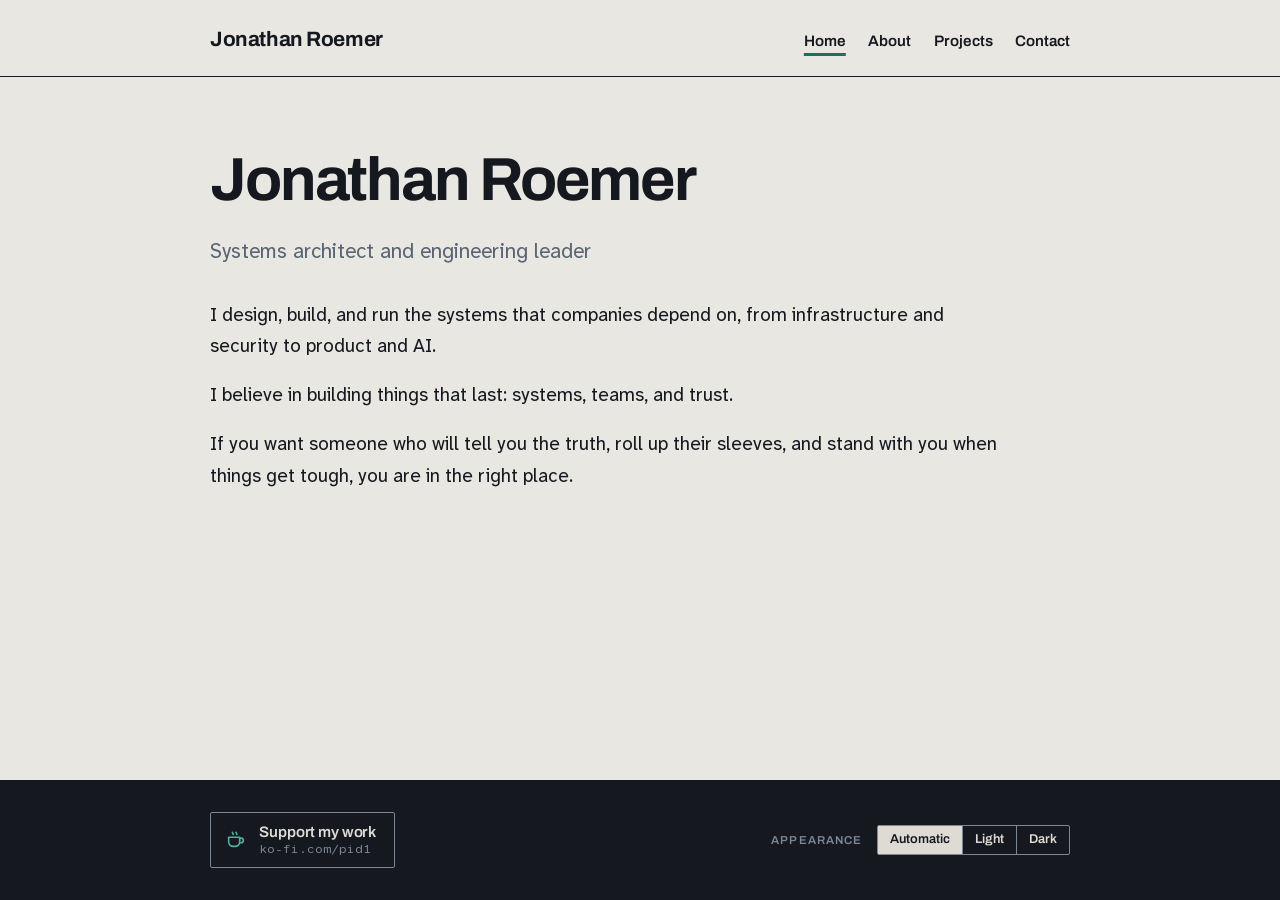
<file: index.html>
<!doctype html>
<html lang="en">
  <head>
    <meta charset="utf-8" />
    <meta name="viewport" content="width=device-width, initial-scale=1" />
    <title>Jonathan Roemer</title>
    <meta
      name="description"
      content="Systems architect and engineering leader. Infrastructure, security, and AI."
    />
    <link rel="canonical" href="https://pid1.space/" />
    <meta property="og:type" content="website" />
    <meta property="og:site_name" content="Jonathan Roemer" />
    <meta property="og:title" content="Jonathan Roemer" />
    <meta property="og:description" content="Systems architect and engineering leader. Infrastructure, security, and AI." />
    <meta property="og:url" content="https://pid1.space/" />
    <meta name="twitter:card" content="summary" />
    <meta name="color-scheme" content="light dark" />
    <link rel="alternate" type="text/markdown" href="/index.md" />
    <script type="application/ld+json">{"@context": "https://schema.org", "@graph": [{"@type": "WebSite", "@id": "https://pid1.space/#site", "name": "Jonathan Roemer", "url": "https://pid1.space/", "inLanguage": "en", "author": {"@id": "https://pid1.space/#me"}, "publisher": {"@id": "https://pid1.space/#me"}}, {"@type": "ProfilePage", "@id": "https://pid1.space/#webpage", "url": "https://pid1.space/", "name": "Jonathan Roemer", "description": "Systems architect and engineering leader. Infrastructure, security, and AI.", "inLanguage": "en", "isPartOf": {"@id": "https://pid1.space/#site"}, "about": {"@id": "https://pid1.space/#me"}, "mainEntity": {"@id": "https://pid1.space/#me"}}, {"@type": "Person", "@id": "https://pid1.space/#me", "name": "Jonathan Roemer", "url": "https://pid1.space/", "description": "Systems architect and engineering leader with 15+ years across infrastructure, security, compliance, product and AI.", "jobTitle": "Senior Principal Systems Architect", "worksFor": [{"@type": "Organization", "name": "Cytracom", "url": "https://cytracom.com/"}, {"@type": "Organization", "@id": "https://cygnusstrategy.com/#org", "name": "Cygnus Strategy", "url": "https://cygnusstrategy.com/"}], "alumniOf": [{"@type": "CollegeOrUniversity", "name": "University of Connecticut"}, {"@type": "CollegeOrUniversity", "name": "Arcadia University"}], "sameAs": ["https://github.com/pid1", "https://linkedin.com/in/jroemer", "https://www.qrz.com/db/KA1PID"]}]}</script>
    <script>try{var t=localStorage.getItem("theme");if(t==="light"||t==="dark")document.documentElement.setAttribute("data-theme",t)}catch(e){}</script>
    <link rel="preload" href="fonts/AtkinsonHyperlegibleNext-Variable.woff2" as="font" type="font/woff2" crossorigin />
    <link rel="preload" href="fonts/Archivo-500-700.woff2" as="font" type="font/woff2" crossorigin />
    <link rel="stylesheet" href="style.css" />
    <script src="theme.js" defer></script>
    <script type="speculationrules">
      { "prerender": [{ "where": { "href_matches": "/*" }, "eagerness": "moderate" }] }
    </script>
  </head>
  <body>
    <a href="#main" class="visually-hidden">Skip to content</a>
    <header class="masthead">
      <div class="wrap masthead-inner">
        <a class="masthead-name" href="/">Jonathan Roemer</a>
        <nav aria-label="Main">
          <a href="/" aria-current="page">Home</a>
          <a href="/about">About</a>
          <a href="/projects">Projects</a>
          <a href="/contact">Contact</a>
        </nav>
      </div>
    </header>
    <div class="wrap content-wrap">
      <main id="main">
        <h1>Jonathan Roemer</h1>
        <p class="standfirst">Systems architect and engineering leader</p>
        <p>
          I design, build, and run the systems that companies depend on, from
          infrastructure and security to product and AI.
        </p>
        <p>
          I believe in building things that last: systems, teams, and trust.
        </p>
        <p>
          If you want someone who will tell you the truth, roll up their
          sleeves, and stand with you when things get tough, you are in the
          right place.
        </p>
      </main>
    </div>
    <footer class="site-footer">
      <div class="wrap footer-inner">
        <a class="support" href="https://ko-fi.com/pid1" rel="me noopener">
          <svg class="support-icon" viewBox="0 0 24 24" width="22" height="22" aria-hidden="true" fill="none" stroke="currentColor" stroke-width="1.75" stroke-linecap="round" stroke-linejoin="round"><path d="M4 9h12v5a5 5 0 0 1-5 5H9a5 5 0 0 1-5-5V9z"/><path d="M16 10h1.5a2.5 2.5 0 0 1 0 5H16"/><path d="M8 3.5c0 1 1 1.5 1 2.5M12 3.5c0 1 1 1.5 1 2.5"/></svg>
          <span class="support-text"><span class="support-label">Support my work</span><span class="support-where">ko-fi.com/pid1</span></span>
        </a>
        <fieldset class="appearance" id="appearance" hidden>
          <legend>Appearance</legend>
          <div class="appearance-options">
            <label><input type="radio" name="appearance" value="auto" checked /><span>Automatic</span></label>
            <label><input type="radio" name="appearance" value="light" /><span>Light</span></label>
            <label><input type="radio" name="appearance" value="dark" /><span>Dark</span></label>
          </div>
        </fieldset>
      </div>
    </footer>
  </body>
</html>
</file>
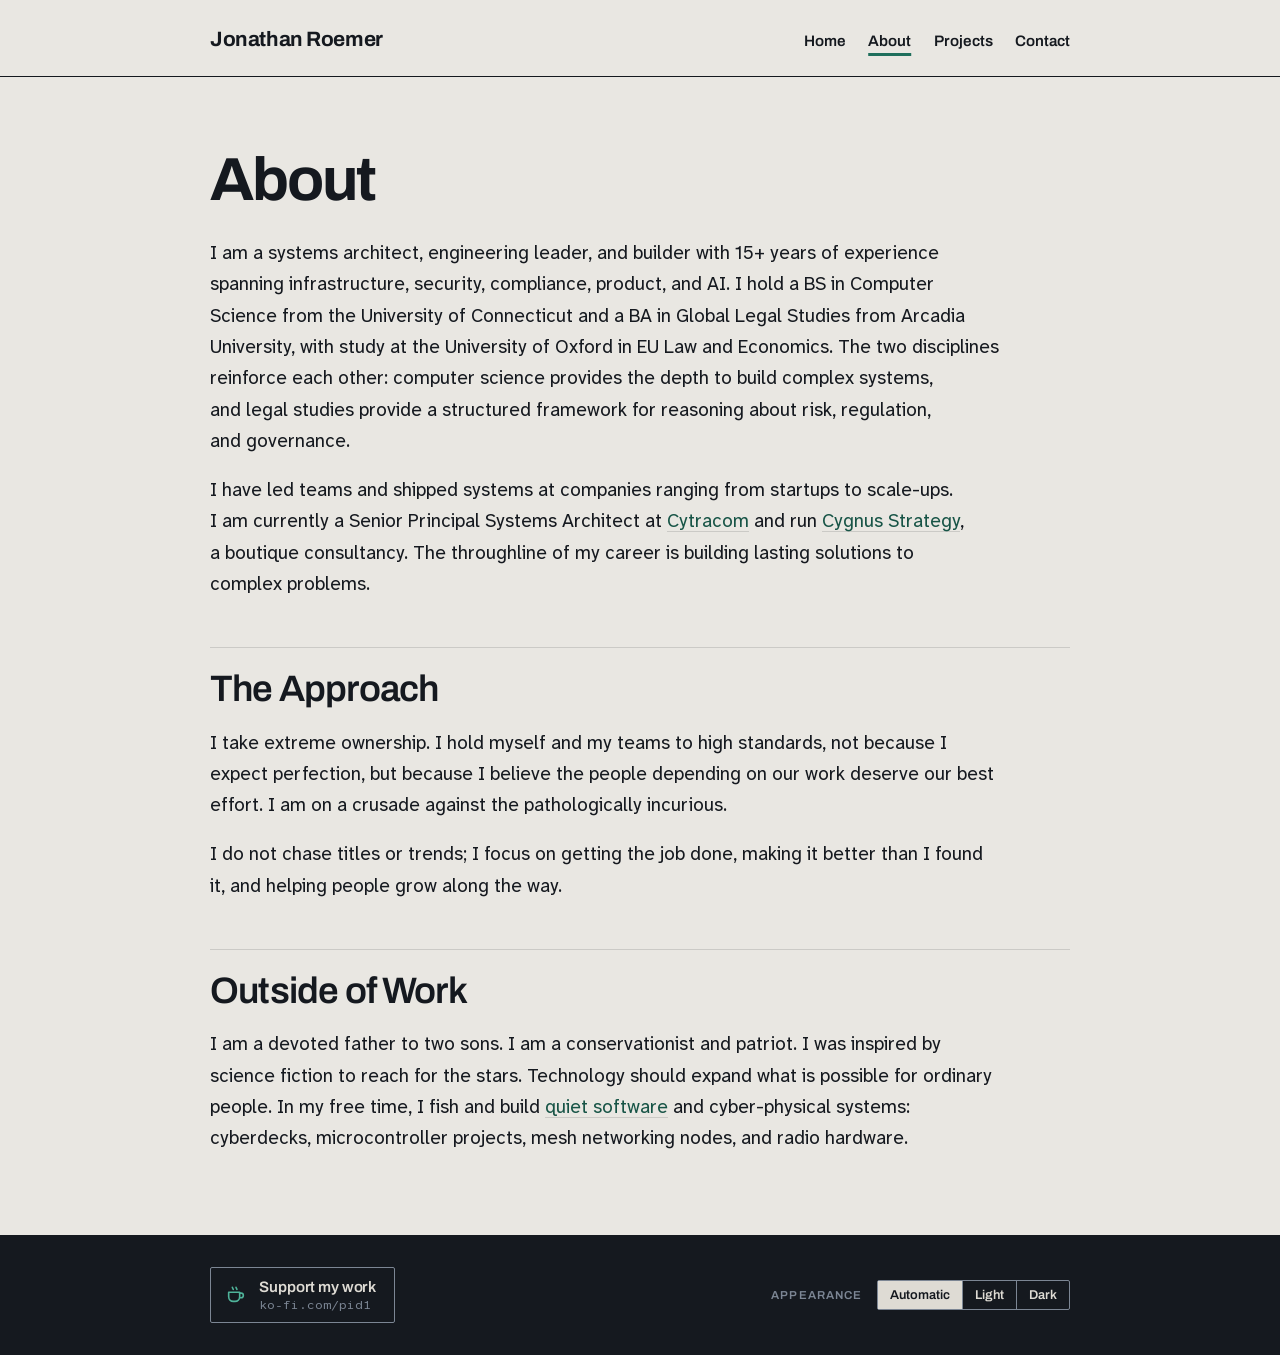
<file: about.html>
<!doctype html>
<html lang="en">
  <head>
    <meta charset="utf-8" />
    <meta name="viewport" content="width=device-width, initial-scale=1" />
    <title>About - Jonathan Roemer</title>
    <meta
      name="description"
      content="The full story: systems architect, engineering leader, and builder with 15+ years spanning infrastructure, security, compliance, product, and AI."
    />
    <link rel="canonical" href="https://pid1.space/about" />
    <meta property="og:type" content="website" />
    <meta property="og:site_name" content="Jonathan Roemer" />
    <meta property="og:title" content="About - Jonathan Roemer" />
    <meta property="og:description" content="The full story: systems architect, engineering leader, and builder with 15+ years spanning infrastructure, security, compliance, product, and AI." />
    <meta property="og:url" content="https://pid1.space/about" />
    <meta name="twitter:card" content="summary" />
    <meta name="color-scheme" content="light dark" />
    <link rel="alternate" type="text/markdown" href="/about.md" />
    <script type="application/ld+json">{"@context": "https://schema.org", "@graph": [{"@type": "WebSite", "@id": "https://pid1.space/#site", "name": "Jonathan Roemer", "url": "https://pid1.space/", "inLanguage": "en", "author": {"@id": "https://pid1.space/#me"}, "publisher": {"@id": "https://pid1.space/#me"}}, {"@type": "AboutPage", "@id": "https://pid1.space/about#webpage", "url": "https://pid1.space/about", "name": "About - Jonathan Roemer", "description": "The full story: systems architect, engineering leader, and builder with 15+ years spanning infrastructure, security, compliance, product, and AI.", "inLanguage": "en", "isPartOf": {"@id": "https://pid1.space/#site"}, "about": {"@id": "https://pid1.space/#me"}, "mainEntity": {"@id": "https://pid1.space/#me"}}, {"@type": "Person", "@id": "https://pid1.space/#me", "name": "Jonathan Roemer", "url": "https://pid1.space/", "description": "Systems architect and engineering leader with 15+ years across infrastructure, security, compliance, product and AI.", "jobTitle": "Senior Principal Systems Architect", "worksFor": [{"@type": "Organization", "name": "Cytracom", "url": "https://cytracom.com/"}, {"@type": "Organization", "@id": "https://cygnusstrategy.com/#org", "name": "Cygnus Strategy", "url": "https://cygnusstrategy.com/"}], "alumniOf": [{"@type": "CollegeOrUniversity", "name": "University of Connecticut"}, {"@type": "CollegeOrUniversity", "name": "Arcadia University"}], "sameAs": ["https://github.com/pid1", "https://linkedin.com/in/jroemer", "https://www.qrz.com/db/KA1PID"]}]}</script>
    <script>try{var t=localStorage.getItem("theme");if(t==="light"||t==="dark")document.documentElement.setAttribute("data-theme",t)}catch(e){}</script>
    <link rel="preload" href="fonts/AtkinsonHyperlegibleNext-Variable.woff2" as="font" type="font/woff2" crossorigin />
    <link rel="preload" href="fonts/Archivo-500-700.woff2" as="font" type="font/woff2" crossorigin />
    <link rel="stylesheet" href="style.css" />
    <script src="theme.js" defer></script>
    <script type="speculationrules">
      { "prerender": [{ "where": { "href_matches": "/*" }, "eagerness": "moderate" }] }
    </script>
  </head>
  <body>
    <a href="#main" class="visually-hidden">Skip to content</a>
    <header class="masthead">
      <div class="wrap masthead-inner">
        <a class="masthead-name" href="/">Jonathan Roemer</a>
        <nav aria-label="Main">
          <a href="/">Home</a>
          <a href="/about" aria-current="page">About</a>
          <a href="/projects">Projects</a>
          <a href="/contact">Contact</a>
        </nav>
      </div>
    </header>
    <div class="wrap content-wrap">
      <main id="main">
        <h1>About</h1>
        <p>
          I am a systems architect, engineering leader, and builder with 15+
          years of experience spanning infrastructure, security, compliance,
          product, and AI. I hold a BS in Computer Science from the University
          of Connecticut and a BA in Global Legal Studies from Arcadia
          University, with study at the University of Oxford in EU Law and
          Economics. The two disciplines reinforce each other: computer
          science provides the depth to build complex systems, and legal
          studies provide a structured framework for reasoning about risk,
          regulation, and governance.
        </p>
        <p>
          I have led teams and shipped systems at companies ranging from
          startups to scale-ups. I am currently a Senior Principal Systems
          Architect at <a href="https://cytracom.com">Cytracom</a> and run
          <a href="https://cygnusstrategy.com">Cygnus Strategy</a>, a boutique
          consultancy. The throughline of my career is building lasting
          solutions to complex problems.
        </p>

        <h2>The Approach</h2>
        <p>
          I take extreme ownership. I hold myself and my teams to high
          standards, not because I expect perfection, but because I believe
          the people depending on our work deserve our best effort. I am on a
          crusade against the pathologically incurious.
        </p>
        <p>
          I do not chase titles or trends; I focus on getting the job done,
          making it better than I found it, and helping people grow along the
          way.
        </p>

        <h2>Outside of Work</h2>
        <p>
          I am a devoted father to two sons. I am a conservationist and
          patriot. I was inspired by science fiction to reach for the stars.
          Technology should expand what is possible for ordinary people. In my
          free time, I fish and build
          <a
            href="https://github.com/pid1/kunnandi/blob/main/articles/quiet_software.md"
            >quiet software</a
          >
          and cyber-physical systems: cyberdecks, microcontroller projects,
          mesh networking nodes, and radio hardware.
        </p>
      </main>
    </div>
    <footer class="site-footer">
      <div class="wrap footer-inner">
        <a class="support" href="https://ko-fi.com/pid1" rel="me noopener">
          <svg class="support-icon" viewBox="0 0 24 24" width="22" height="22" aria-hidden="true" fill="none" stroke="currentColor" stroke-width="1.75" stroke-linecap="round" stroke-linejoin="round"><path d="M4 9h12v5a5 5 0 0 1-5 5H9a5 5 0 0 1-5-5V9z"/><path d="M16 10h1.5a2.5 2.5 0 0 1 0 5H16"/><path d="M8 3.5c0 1 1 1.5 1 2.5M12 3.5c0 1 1 1.5 1 2.5"/></svg>
          <span class="support-text"><span class="support-label">Support my work</span><span class="support-where">ko-fi.com/pid1</span></span>
        </a>
        <fieldset class="appearance" id="appearance" hidden>
          <legend>Appearance</legend>
          <div class="appearance-options">
            <label><input type="radio" name="appearance" value="auto" checked /><span>Automatic</span></label>
            <label><input type="radio" name="appearance" value="light" /><span>Light</span></label>
            <label><input type="radio" name="appearance" value="dark" /><span>Dark</span></label>
          </div>
        </fieldset>
      </div>
    </footer>
  </body>
</html>
</file>
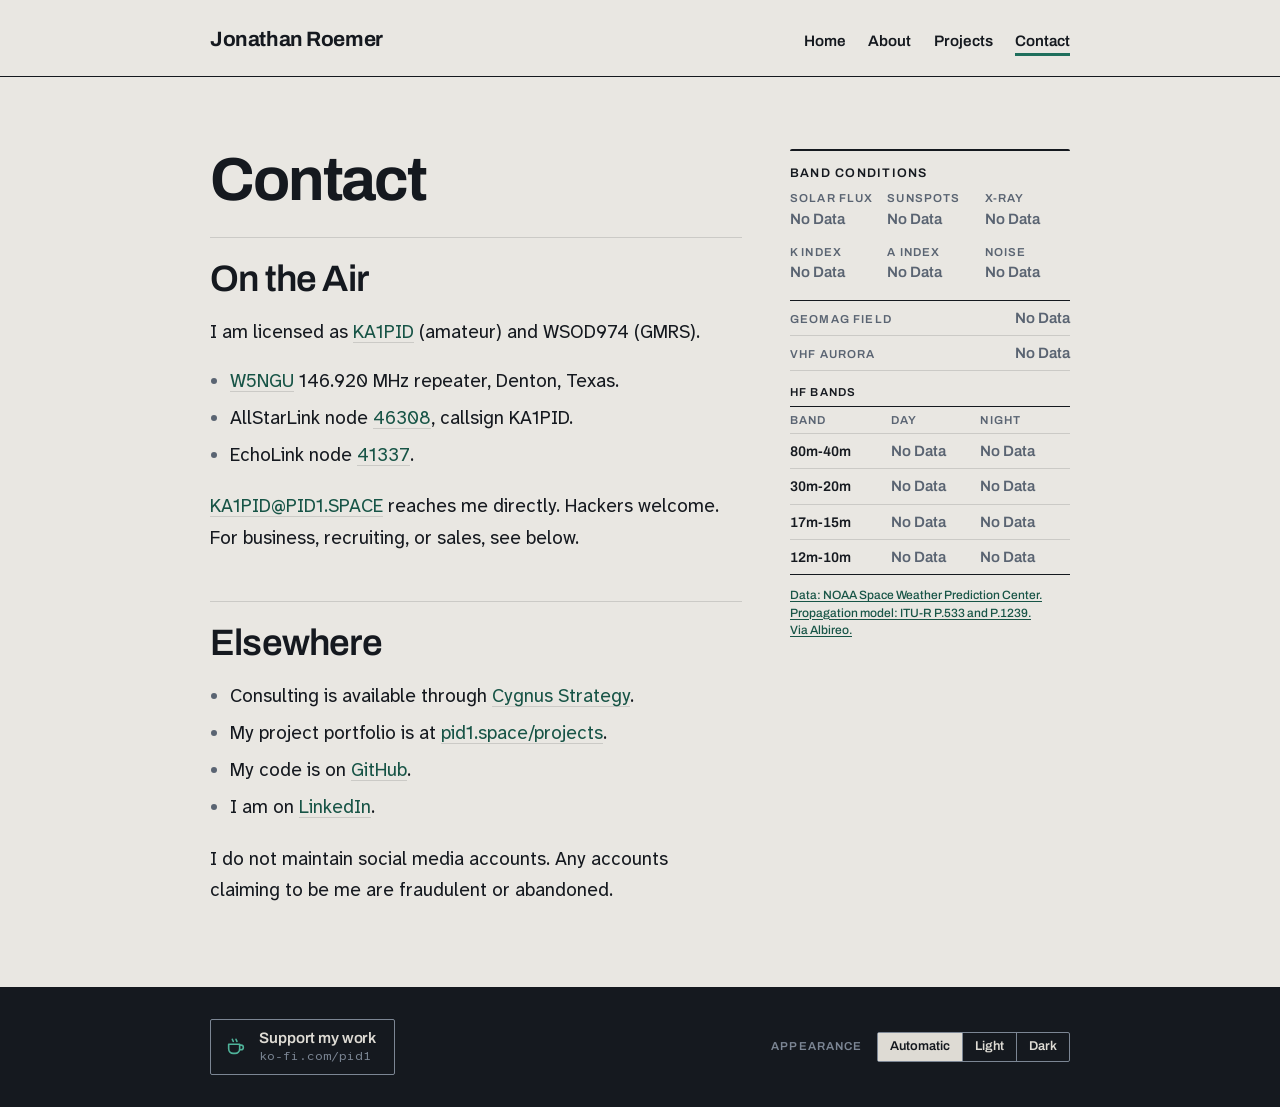
<file: contact.html>
<!doctype html>
<html lang="en">
  <head>
    <meta charset="utf-8" />
    <meta name="viewport" content="width=device-width, initial-scale=1" />
    <title>Contact - Jonathan Roemer</title>
    <meta
      name="description"
      content="How to reach Jonathan Roemer and where to find him online."
    />
    <link rel="canonical" href="https://pid1.space/contact" />
    <meta property="og:type" content="website" />
    <meta property="og:site_name" content="Jonathan Roemer" />
    <meta property="og:title" content="Contact - Jonathan Roemer" />
    <meta property="og:description" content="How to reach Jonathan Roemer and where to find him online." />
    <meta property="og:url" content="https://pid1.space/contact" />
    <meta name="twitter:card" content="summary" />
    <meta name="color-scheme" content="light dark" />
    <link rel="alternate" type="text/markdown" href="/contact.md" />
    <script type="application/ld+json">{"@context": "https://schema.org", "@graph": [{"@type": "WebSite", "@id": "https://pid1.space/#site", "name": "Jonathan Roemer", "url": "https://pid1.space/", "inLanguage": "en", "author": {"@id": "https://pid1.space/#me"}, "publisher": {"@id": "https://pid1.space/#me"}}, {"@type": "ContactPage", "@id": "https://pid1.space/contact#webpage", "url": "https://pid1.space/contact", "name": "Contact - Jonathan Roemer", "description": "How to reach Jonathan Roemer and where to find him online.", "inLanguage": "en", "isPartOf": {"@id": "https://pid1.space/#site"}, "about": {"@id": "https://pid1.space/#me"}, "mainEntity": {"@id": "https://pid1.space/#me"}}, {"@type": "Person", "@id": "https://pid1.space/#me", "name": "Jonathan Roemer", "url": "https://pid1.space/"}]}</script>
    <script>try{var t=localStorage.getItem("theme");if(t==="light"||t==="dark")document.documentElement.setAttribute("data-theme",t)}catch(e){}</script>
    <link rel="preload" href="fonts/AtkinsonHyperlegibleNext-Variable.woff2" as="font" type="font/woff2" crossorigin />
    <link rel="preload" href="fonts/Archivo-500-700.woff2" as="font" type="font/woff2" crossorigin />
    <link rel="stylesheet" href="style.css" />
    <link rel="stylesheet" href="albireo/card.css" />
    <script src="theme.js" defer></script>
    <script src="albireo/card.js" defer></script>
    <script type="speculationrules">
      { "prerender": [{ "where": { "href_matches": "/*" }, "eagerness": "moderate" }] }
    </script>
  </head>
  <body>
    <a href="#main" class="visually-hidden">Skip to content</a>
    <header class="masthead">
      <div class="wrap masthead-inner">
        <a class="masthead-name" href="/">Jonathan Roemer</a>
        <nav aria-label="Main">
          <a href="/">Home</a>
          <a href="/about">About</a>
          <a href="/projects">Projects</a>
          <a href="/contact" aria-current="page">Contact</a>
        </nav>
      </div>
    </header>
    <div class="wrap content-wrap">
      <main id="main">
        <h1>Contact</h1>

        <h2>On the Air</h2>
        <p>
          I am licensed as <a href="https://www.qrz.com/db/KA1PID">KA1PID</a>
          (amateur) and WSOD974 (GMRS).
        </p>
        <ul>
          <li>
            <a href="https://dcara.net/repeaters/">W5NGU</a> 146.920 MHz
            repeater, Denton, Texas.
          </li>
          <li>
            AllStarLink node
            <a href="https://stats.allstarlink.org/stats/46308/">46308</a>,
            callsign KA1PID.
          </li>
          <li>
            EchoLink node
            <a
              href="https://www.repeaterbook.com/repeaters/echolink/node_status.php?type=search&amp;node=41337"
              class="leet-node"
              >41337</a
            >.
          </li>
        </ul>
        <p>
          <a href="mailto:KA1PID@pid1.space">KA1PID@PID1.SPACE</a> reaches me
          directly. Hackers welcome. For business, recruiting, or sales, see
          below.
        </p>

        <h2>Elsewhere</h2>
        <ul>
          <li>
            Consulting is available through
            <a href="https://cygnusstrategy.com">Cygnus Strategy</a>.
          </li>
          <li>
            My project portfolio is at
            <a href="/projects">pid1.space/projects</a>.
          </li>
          <li>My code is on <a href="https://github.com/pid1">GitHub</a>.</li>
          <li>
            I am on <a href="https://linkedin.com/in/jroemer">LinkedIn</a>.
          </li>
        </ul>
        <p>
          I do not maintain social media accounts. Any accounts claiming to be
          me are fraudulent or abandoned.
        </p>
      </main>
      <aside class="band-card-column">
        <div id="band-card" data-band-card data-src="https://albireo.cygnusstrategy.com/v1/now">
          <p class="bc-title">Band conditions</p>
          <p class="bc-fallback">Solar flux, K index and HF band conditions, updated every few minutes.</p>
          <p class="bc-fallback"><a href="https://albireo.cygnusstrategy.com/">See current band conditions on Albireo</a></p>
        </div>
      </aside>
    </div>
    <footer class="site-footer">
      <div class="wrap footer-inner">
        <a class="support" href="https://ko-fi.com/pid1" rel="me noopener">
          <svg class="support-icon" viewBox="0 0 24 24" width="22" height="22" aria-hidden="true" fill="none" stroke="currentColor" stroke-width="1.75" stroke-linecap="round" stroke-linejoin="round"><path d="M4 9h12v5a5 5 0 0 1-5 5H9a5 5 0 0 1-5-5V9z"/><path d="M16 10h1.5a2.5 2.5 0 0 1 0 5H16"/><path d="M8 3.5c0 1 1 1.5 1 2.5M12 3.5c0 1 1 1.5 1 2.5"/></svg>
          <span class="support-text"><span class="support-label">Support my work</span><span class="support-where">ko-fi.com/pid1</span></span>
        </a>
        <fieldset class="appearance" id="appearance" hidden>
          <legend>Appearance</legend>
          <div class="appearance-options">
            <label><input type="radio" name="appearance" value="auto" checked /><span>Automatic</span></label>
            <label><input type="radio" name="appearance" value="light" /><span>Light</span></label>
            <label><input type="radio" name="appearance" value="dark" /><span>Dark</span></label>
          </div>
        </fieldset>
      </div>
    </footer>
  </body>
</html>
</file>
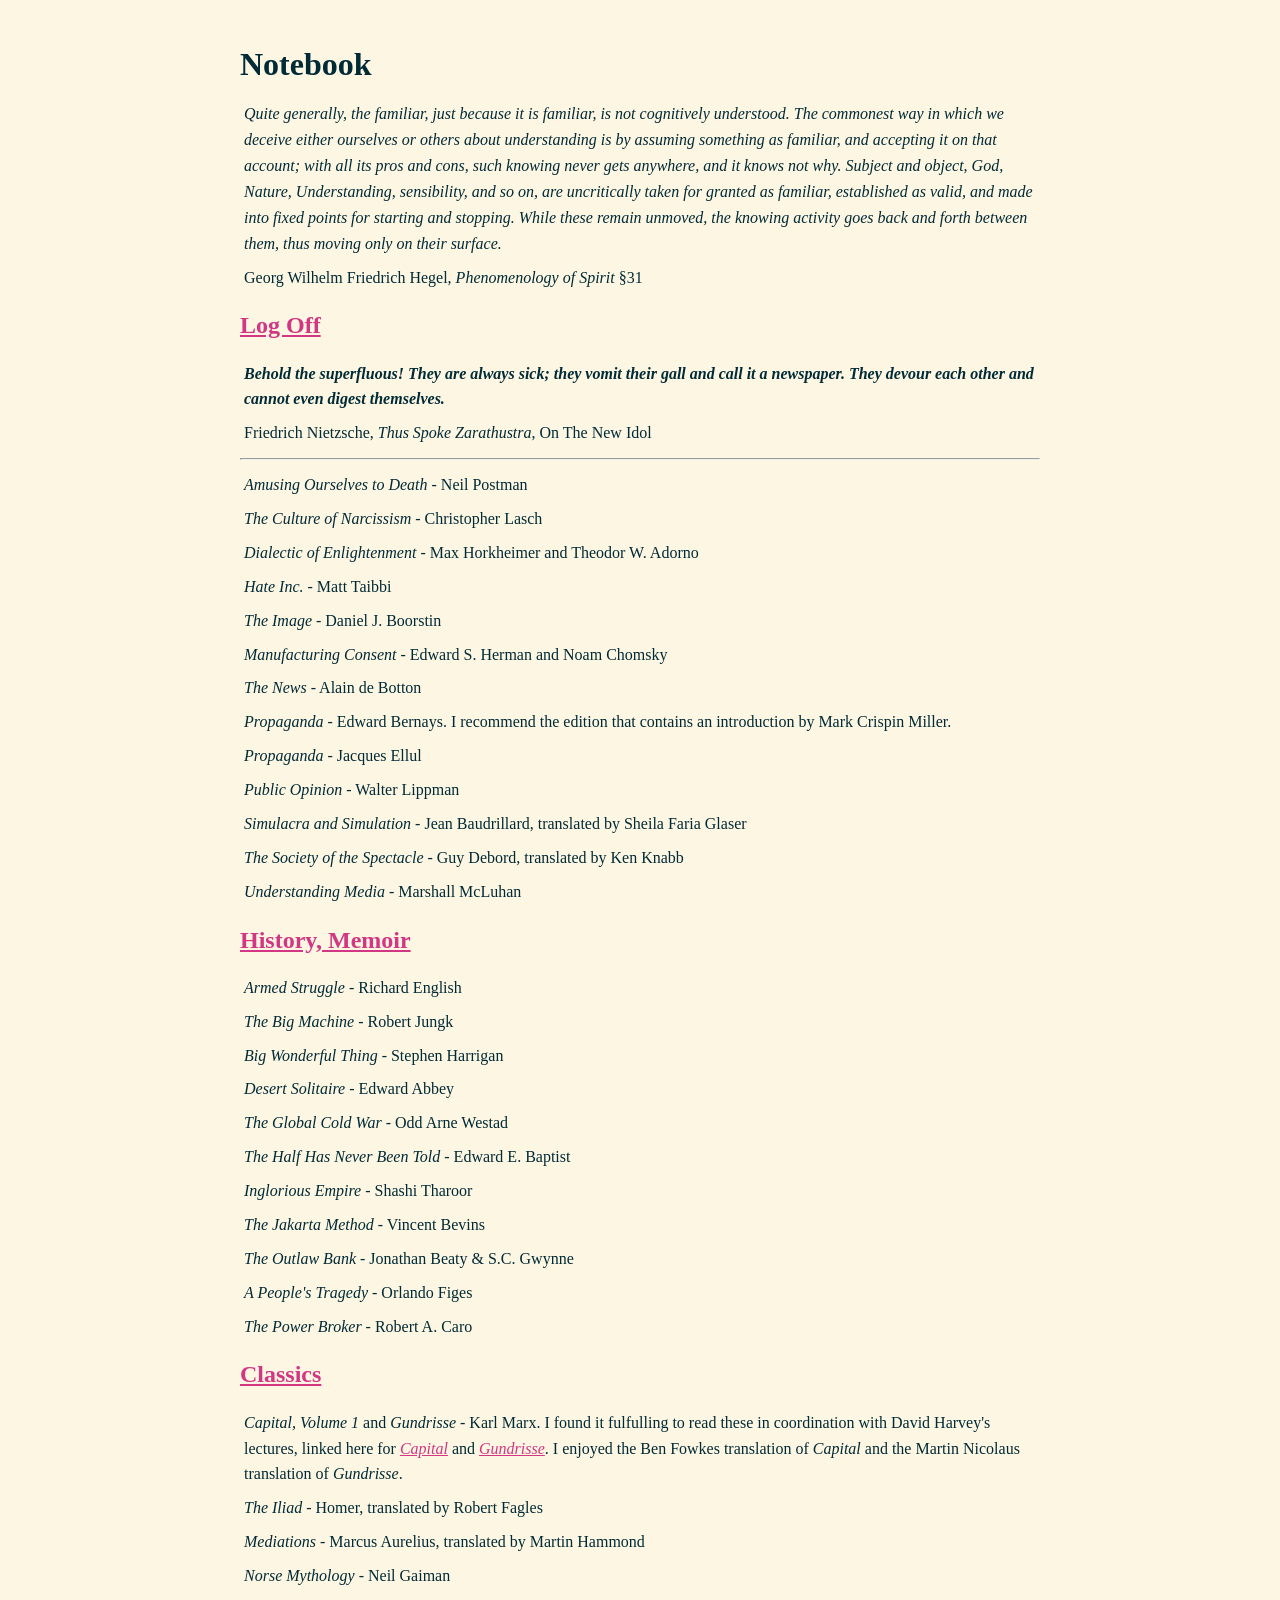
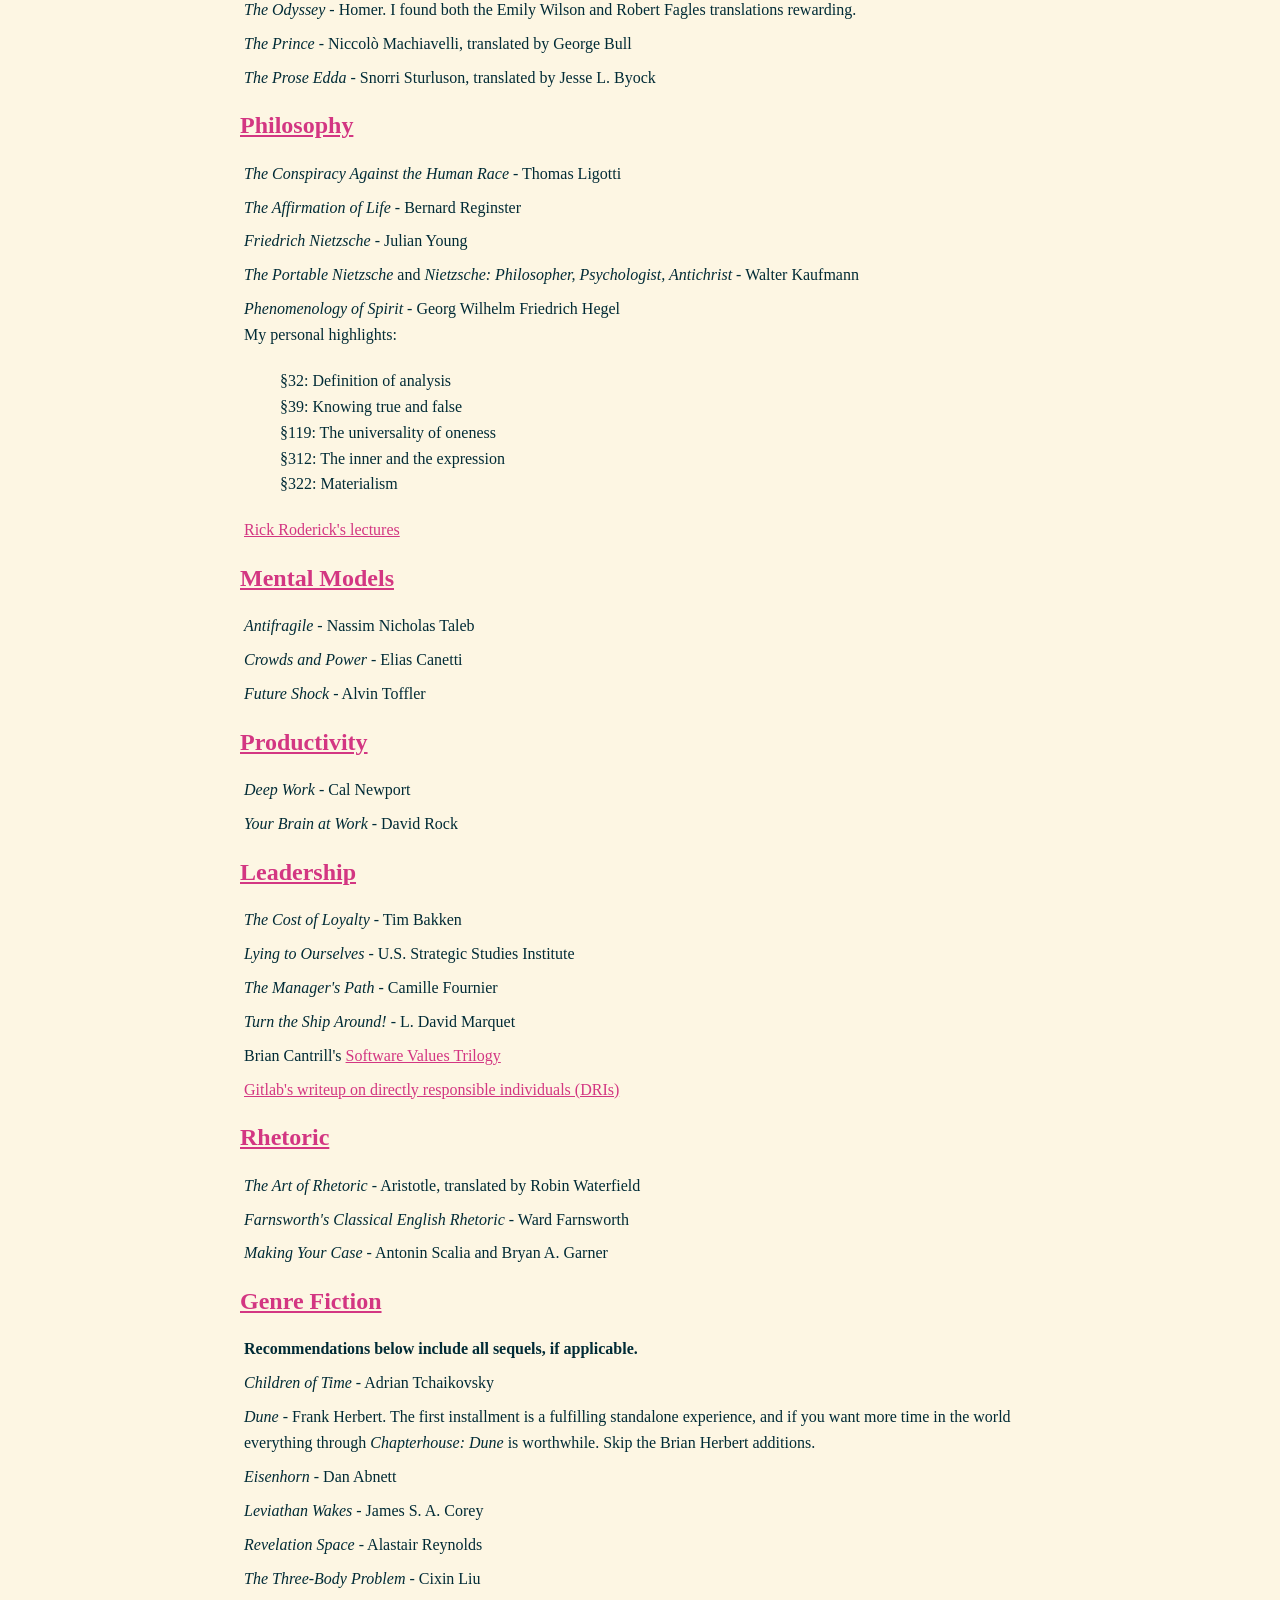
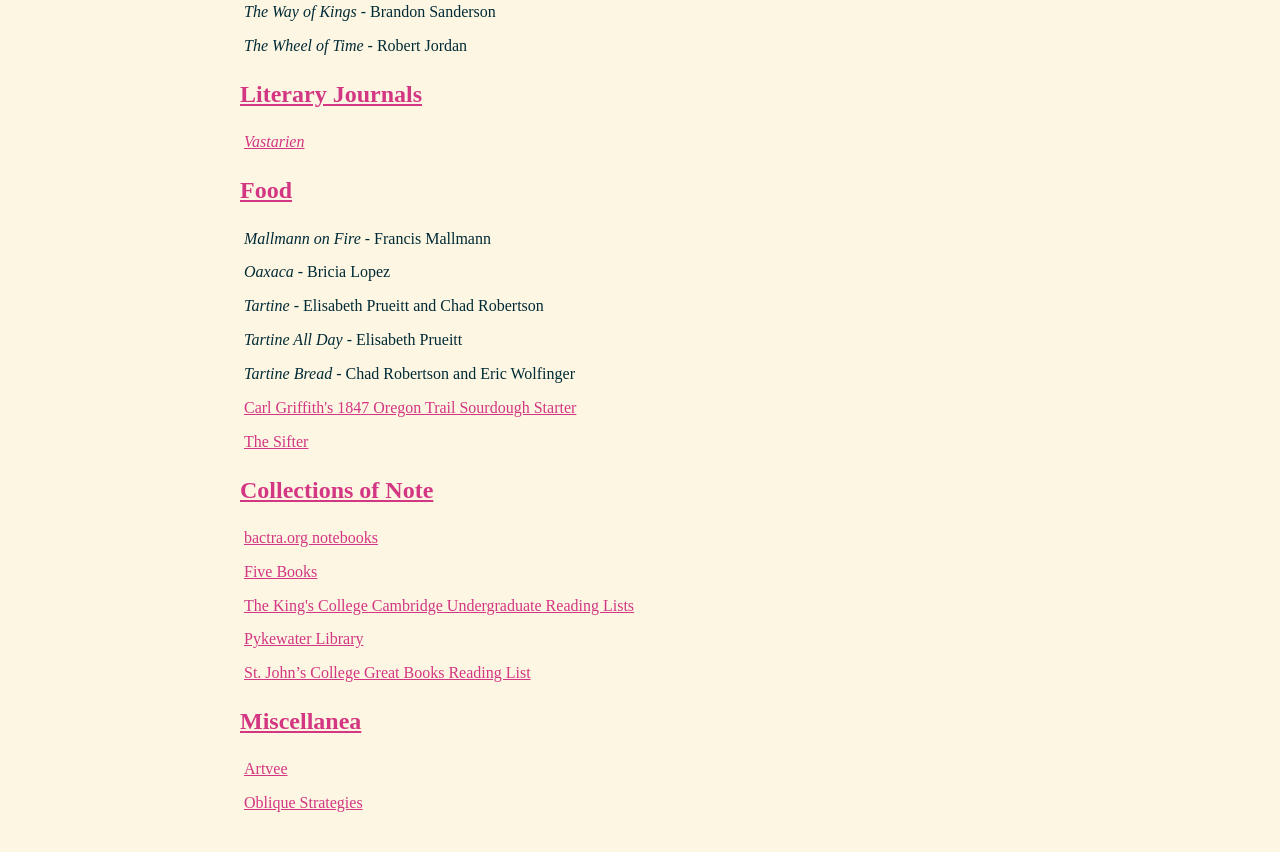
<file: notebook.html>
<!DOCTYPE html>
<html lang="en">
<head>
    <meta charset="utf-8">
    <meta name="viewport" content="width=device-width, initial-scale=1">
    <meta name="color-scheme" content="light dark">
    <meta name="keywords" content="jonathan roemer, roemer, book, books, reading, reading lists, philosophy, links, notebook">
    <meta name="author" content="Jonathan Roemer">
    <meta name="Description" content="Jonathan Roemer - Reading Lists">
    <title>Notebook</title>
    <link rel="icon" type="image/png" href="data:image/png;base64,">
    <style>
        body { 
            font-family: New York, ui-serif, serif, sans-serif, system-ui;
            margin: 0 auto;
            max-width: 50rem;
            padding: 2rem;
            line-height: 1.618rem;
            color: #002b36;
            background-color: #fdf6e3;
        }

        h1,h2,h3,h4 {
            line-height: 1.4rem;
        }

        p {
            padding: 0.25rem;
            margin: 0rem;
        }


        a:link {
            color: #d33682;
        }
        
        a:visited {
            color: #2aa198;
        }

        @media (prefers-color-scheme: dark) { 
            body {
                color: #839496;
                background-color: #002b36;
            }
        }
    </style>
</head>

<body>
    <header>
        <h1>Notebook</h1>
    </header>

    <p><i>Quite generally, the familiar, just because it is familiar, is not cognitively understood. The commonest way in which we deceive either ourselves or others about understanding is by assuming something as familiar, and accepting it on that account; with all its pros and cons, such knowing never gets anywhere, and it knows not why. Subject and object, God, Nature, Understanding,  sensibility, and so on, are uncritically taken for granted as familiar, established as valid, and made into fixed points for starting and stopping. While these remain unmoved, the knowing activity goes back and forth between them, thus moving only on their surface.</i></p><p>Georg Wilhelm Friedrich Hegel, <i>Phenomenology of Spirit</i> §31</p>
    
    <h2 id="log-off">
        <a href="#log-off">
            Log Off
        </a>
    </h2>
    <p><i><strong>Behold the superfluous! They are always sick; they vomit their gall and call it a newspaper. They devour each other and cannot even digest themselves.</strong></i></p><p>Friedrich Nietzsche, <i>Thus Spoke Zarathustra</i>, On The New Idol</p>
    <hr>
    <p><i>Amusing Ourselves to Death</i> - Neil Postman</p>
    <p><i>The Culture of Narcissism</i> - Christopher Lasch</p>
    <p><i>Dialectic of Enlightenment</i> - Max Horkheimer and Theodor W. Adorno</p>
    <p><i>Hate Inc.</i> - Matt Taibbi</p>
    <p><i>The Image</i> - Daniel J. Boorstin</p>
    <p><i>Manufacturing Consent</i> - Edward S. Herman and Noam Chomsky</p>
    <p><i>The News</i> - Alain de Botton</p>
    <p><i>Propaganda</i> - Edward Bernays. I recommend the edition that contains an introduction by Mark Crispin Miller.</p>
    <p><i>Propaganda</i> - Jacques Ellul</p>
    <p><i>Public Opinion</i> -  Walter Lippman</p>
    <p><i>Simulacra and Simulation</i> - Jean Baudrillard, translated by Sheila Faria Glaser</p>
    <p><i>The Society of the Spectacle</i> - Guy Debord, translated by Ken Knabb</p>
    <p><i>Understanding Media</i> - Marshall McLuhan</p>
    
    <h2 id="history-memoir">
        <a href="#history-memoir">
            History, Memoir
        </a>
    </h2>
    <p><i>Armed Struggle</i> - Richard English</p>
    <p><i>The Big Machine</i> - Robert Jungk</p>
    <p><i>Big Wonderful Thing</i> - Stephen Harrigan</p>
    <p><i>Desert Solitaire</i> - Edward Abbey</p>
    <p><i>The Global Cold War</i> - Odd Arne Westad</p>
    <p><i>The Half Has Never Been Told</i> - Edward E. Baptist</p>
    <p><i>Inglorious Empire</i> - Shashi Tharoor</p>
    <p><i>The Jakarta Method</i> - Vincent Bevins</p>
    <p><i>The Outlaw Bank</i> - Jonathan Beaty & S.C. Gwynne</p>
    <p><i>A People's Tragedy</i> - Orlando Figes</p>
    <p><i>The Power Broker</i> - Robert A. Caro</p>
    
    <h2 id="classics">
        <a href="#classics">
            Classics
        </a>
    </h2>
    <p><i>Capital, Volume 1</i> and <i>Gundrisse</i> - Karl Marx. I found it fulfulling to read these in coordination with David Harvey's lectures, linked here for <a href="http://davidharvey.org/reading-capital/#capital-v1-2019"><i>Capital</i></a> and <a href="http://davidharvey.org/2020/01/reading-marxs-grundrisse/"><i>Gundrisse</i></a>. I enjoyed the Ben Fowkes translation of <i>Capital</i> and the Martin Nicolaus translation of <i>Gundrisse</i>.</p>
    <p><i>The Iliad</i> - Homer, translated by Robert Fagles</p>
    <p><i>Mediations</i> - Marcus Aurelius, translated by Martin Hammond</p>
    <p><i>Norse Mythology</i> - Neil Gaiman</p>
    <p><i>The Odyssey</i> - Homer. I found both the Emily Wilson and Robert Fagles translations rewarding.</p>
    <p><i>The Prince</i> - Niccolò Machiavelli, translated by George Bull</p>
    <p><i>The Prose Edda</i> - Snorri Sturluson, translated by Jesse L. Byock</p>

    <h2 id="philosophy">
        <a href="#philosophy">
            Philosophy
        </a>
    </h2>
    <p><i>The Conspiracy Against the Human Race</i> - Thomas Ligotti</p>
    <p><i>The Affirmation of Life</i> - Bernard Reginster</p>
    <p><i>Friedrich Nietzsche</i> - Julian Young</p>
    <p><i>The Portable Nietzsche</i> and <i>Nietzsche: Philosopher, Psychologist, Antichrist</i> - Walter Kaufmann</p>

    <p><i>Phenomenology of Spirit</i> - Georg Wilhelm Friedrich Hegel <br> My personal highlights:
    <ul style="list-style-type:none;">
        <li>§32: Definition of analysis</li>
        <li>§39: Knowing true and false</li>
        <li>§119: The universality of oneness</li>
        <li>§312: The inner and the expression</li>
        <li>§322: Materialism</li>
    </ul>
    <p><a href="http://rickroderick.org">Rick Roderick's lectures</a></p>
    
    <h2 id="mental-models">
        <a href="#mental-models">
            Mental Models
        </a>
    </h2>
    <p><i>Antifragile</i> -  Nassim Nicholas Taleb</p>
    <p><i>Crowds and Power</i> - Elias Canetti</p>
    <p><i>Future Shock</i> - Alvin Toffler</p>

    <h2 id="productivity">
        <a href="#productivity">
            Productivity
        </a>
    </h2>
    <p><i>Deep Work</i> - Cal Newport</p>
    <p><i>Your Brain at Work</i> - David Rock</p>
    
    <h2 id="leadership">
        <a href="#leadership">
            Leadership
        </a>
    </h2>
    <p><i>The Cost of Loyalty</i>  - Tim Bakken</p>
    <p><i>Lying to Ourselves</i> - U.S. Strategic Studies Institute </p>
    <p><i>The Manager's Path</i> - Camille Fournier</p>
    <p><i>Turn the Ship Around!</i> - L. David Marquet</p>
    <p>Brian Cantrill's <a href="http://dtrace.org/blogs/bmc/2018/02/03/talks/#ValuesTrilogy">Software Values Trilogy</a></p>
    <p><a href="https://about.gitlab.com/handbook/people-group/directly-responsible-individuals/">Gitlab's writeup on directly responsible individuals (DRIs)</a></p>

    <h2 id="rhetoric">
        <a href="#rhetoric">
            Rhetoric
        </a>
    </h2>
    <p><i>The Art of Rhetoric</i> - Aristotle, translated by Robin Waterfield</p>
    <p><i>Farnsworth's Classical English Rhetoric</i> - Ward Farnsworth</p>
    <p><i>Making Your Case</i> - Antonin Scalia and Bryan A. Garner</p>

    <h2 id="genre-fiction">
        <a href="#genre-fiction">
            Genre Fiction
        </a>
    </h2>
    <p><strong>Recommendations below include all sequels, if applicable.</strong></p>
    <p><i>Children of Time</i> - Adrian Tchaikovsky</p>
    <p><i>Dune</i> - Frank Herbert. The first installment is a fulfilling standalone experience, and if you want more time in the world everything through <i>Chapterhouse: Dune
        </i> is worthwhile. Skip the Brian Herbert additions.</p>
    <p><i>Eisenhorn</i> - Dan Abnett</p>
    <p><i>Leviathan Wakes</i> - James S. A. Corey</p>
    <p><i>Revelation Space</i> - Alastair Reynolds</p>
    <p><i>The Three-Body Problem</i> - Cixin Liu</p>
    <p><i>The Way of Kings</i> - Brandon Sanderson</p>
    <p><i>The Wheel of Time</i> - Robert Jordan</p>

    <h2 id="literary-journals">
        <a href="#literary-journals">
            Literary Journals
        </a>
    </h2>
    <p><a href="https://grimscribepress.com"><i>Vastarien</i></a></p>

    <h2 id="food">
        <a href="#food">
            Food
        </a>
    </h2>
    <p><i>Mallmann on Fire</i> - Francis Mallmann</p>
    <p><i>Oaxaca</i> - Bricia Lopez</p>
    <p><i>Tartine</i> - Elisabeth Prueitt and Chad Robertson</p>
    <p><i>Tartine All Day</i> - Elisabeth Prueitt</p>
    <p><i>Tartine Bread</i> - Chad Robertson and Eric Wolfinger</p>
    <p><a href="https://carlsfriends.net">Carl Griffith's 1847 Oregon Trail Sourdough Starter</a></p>
    <p><a href="https://thesifter.org/">The Sifter</a></p>

    <h2 id="collections">
        <a href="#collections">
            Collections of Note
        </a>
    </h2>
    <p><a href="http://bactra.org/notebooks/">bactra.org notebooks</a></p>
    <p><a href="https://fivebooks.com/">Five Books</a></p>
    <p><a href="https://www.kings.cam.ac.uk/study/undergraduate/reading-lists">The King's College Cambridge Undergraduate Reading Lists</a></p>
    <p><a href="https://pykewater.com/pagekl">Pykewater Library</a></p>
    <p><a href="https://www.sjc.edu/application/files/4115/4810/0934/St_Johns_College_Great_Books_Reading_List.pdf">St. John’s College Great Books Reading List</a></p>

    <h2 id="miscellanea">
        <a href="#miscellanea">
            Miscellanea
        </a>
    </h2>
    <p><a href="https://artvee.com">Artvee</a></p>
    <p><a href="http://stoney.sb.org/eno/oblique.html">Oblique Strategies</a></p>

</body>

</html>
</file>
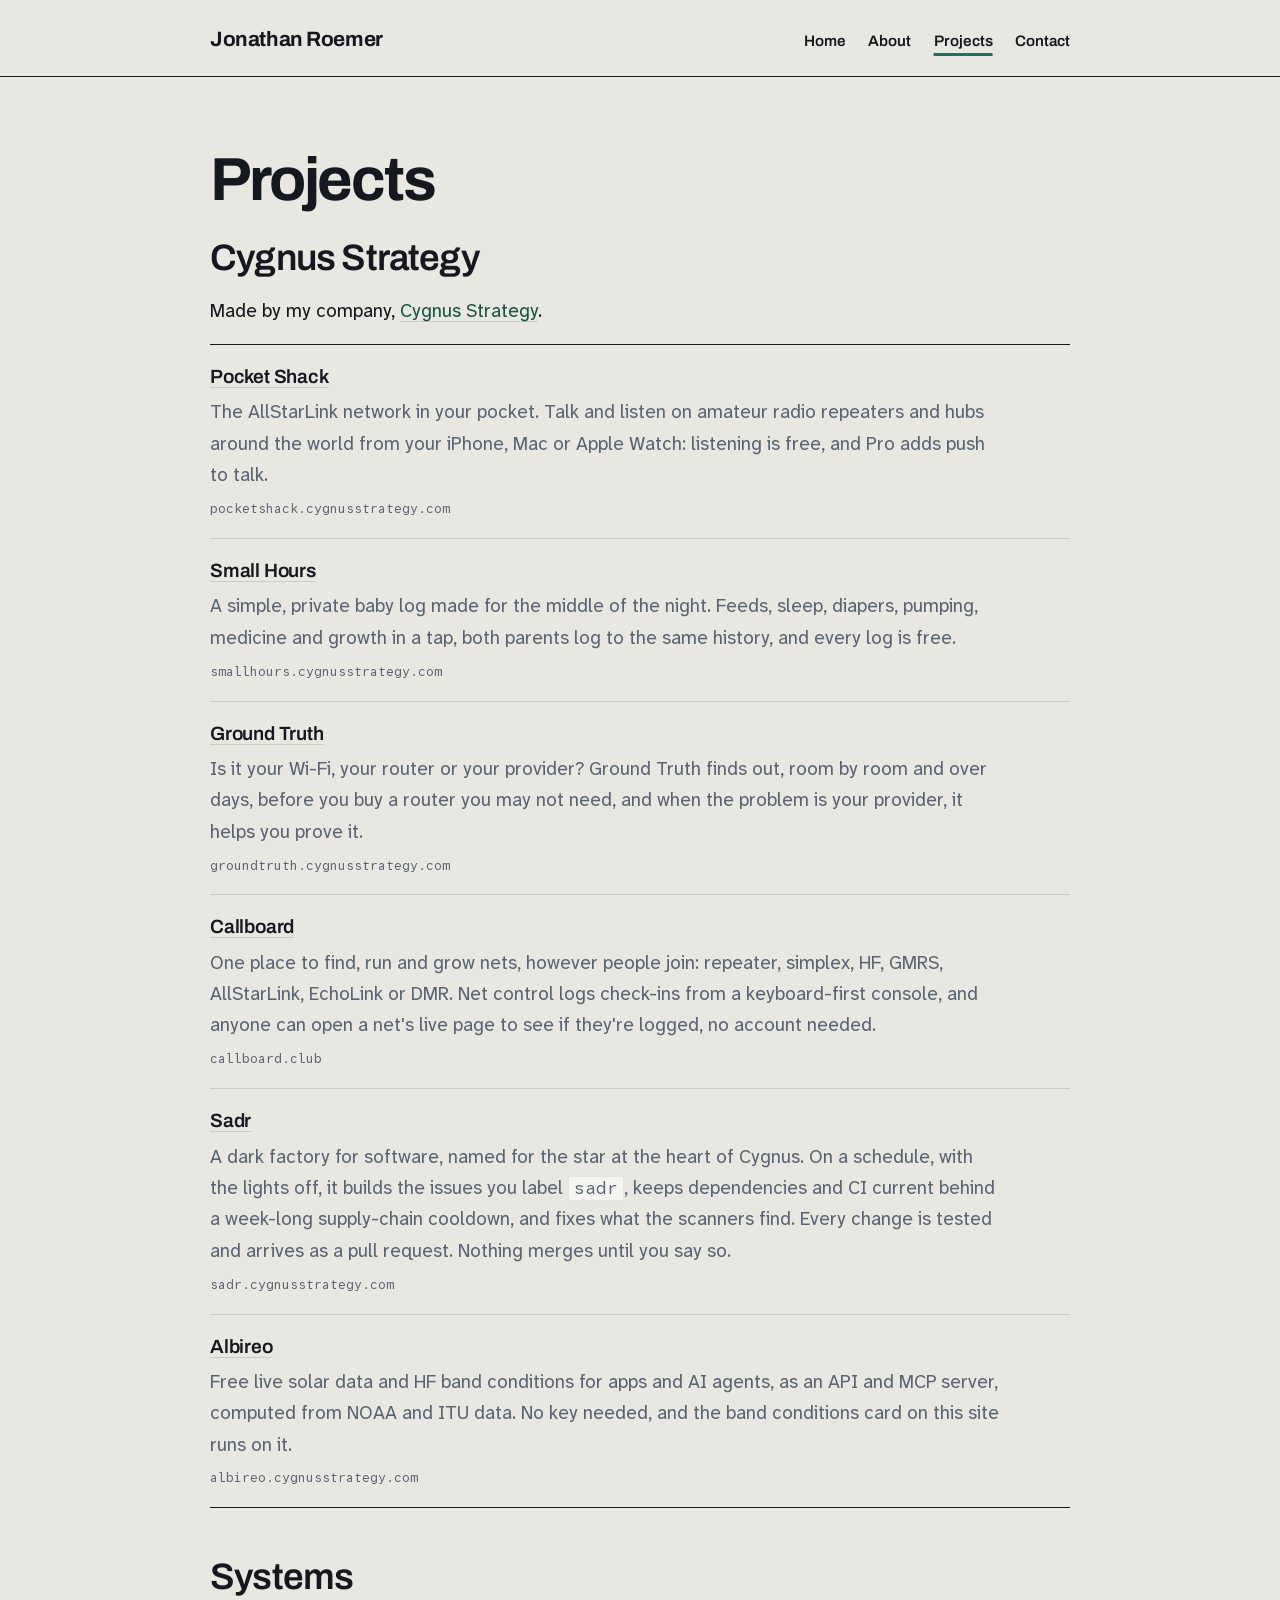
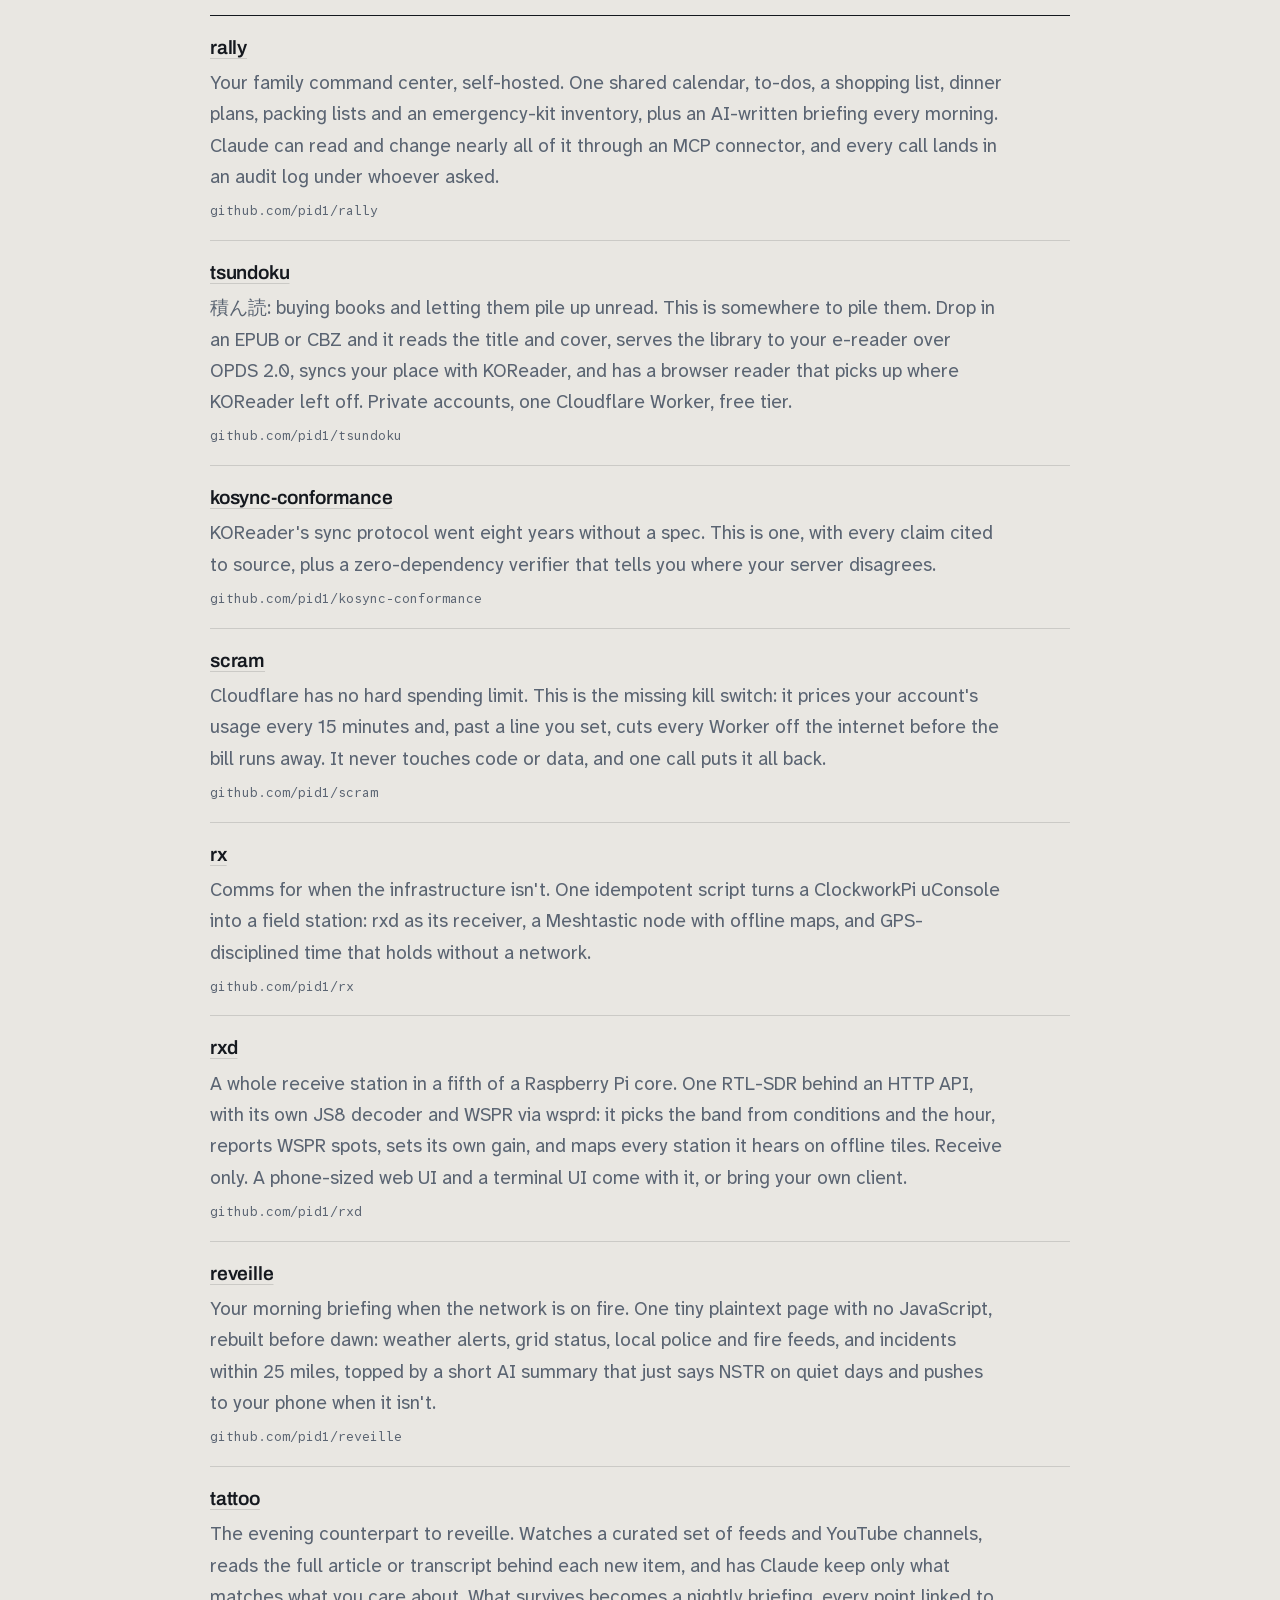
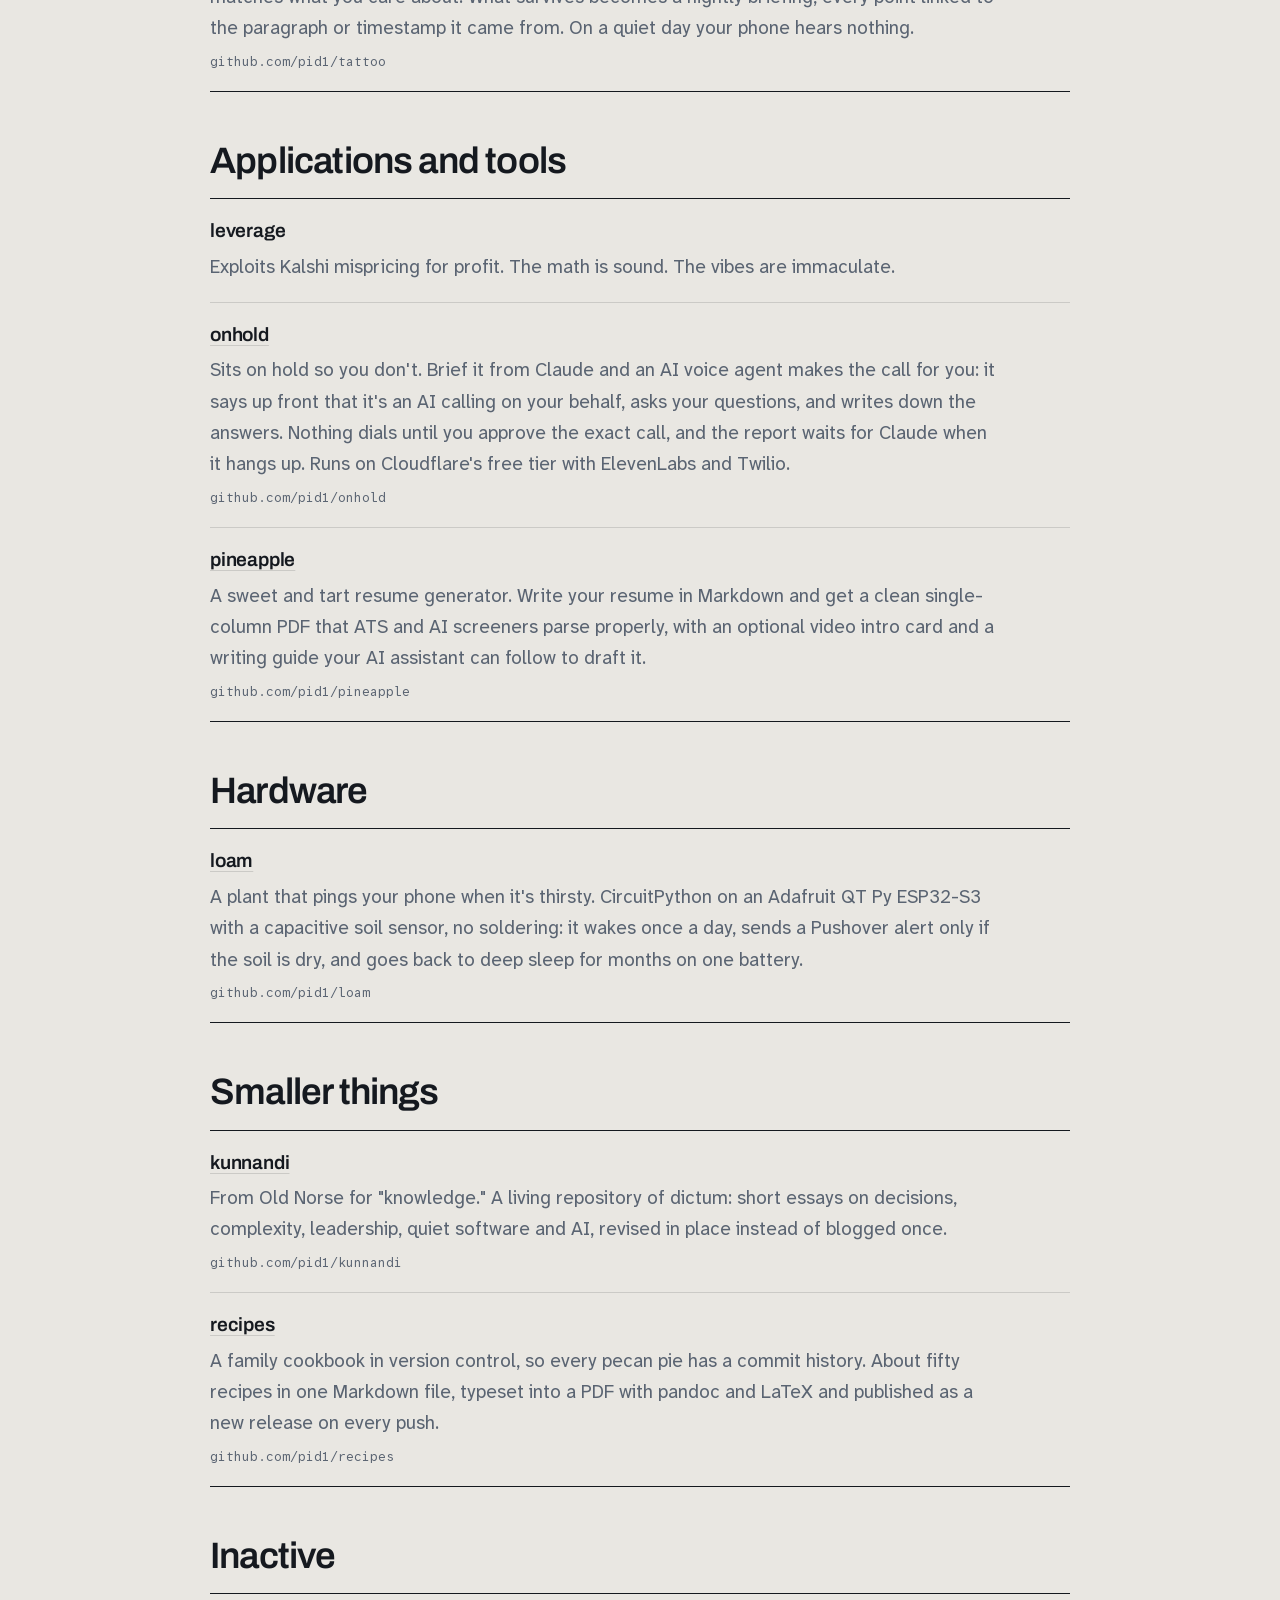
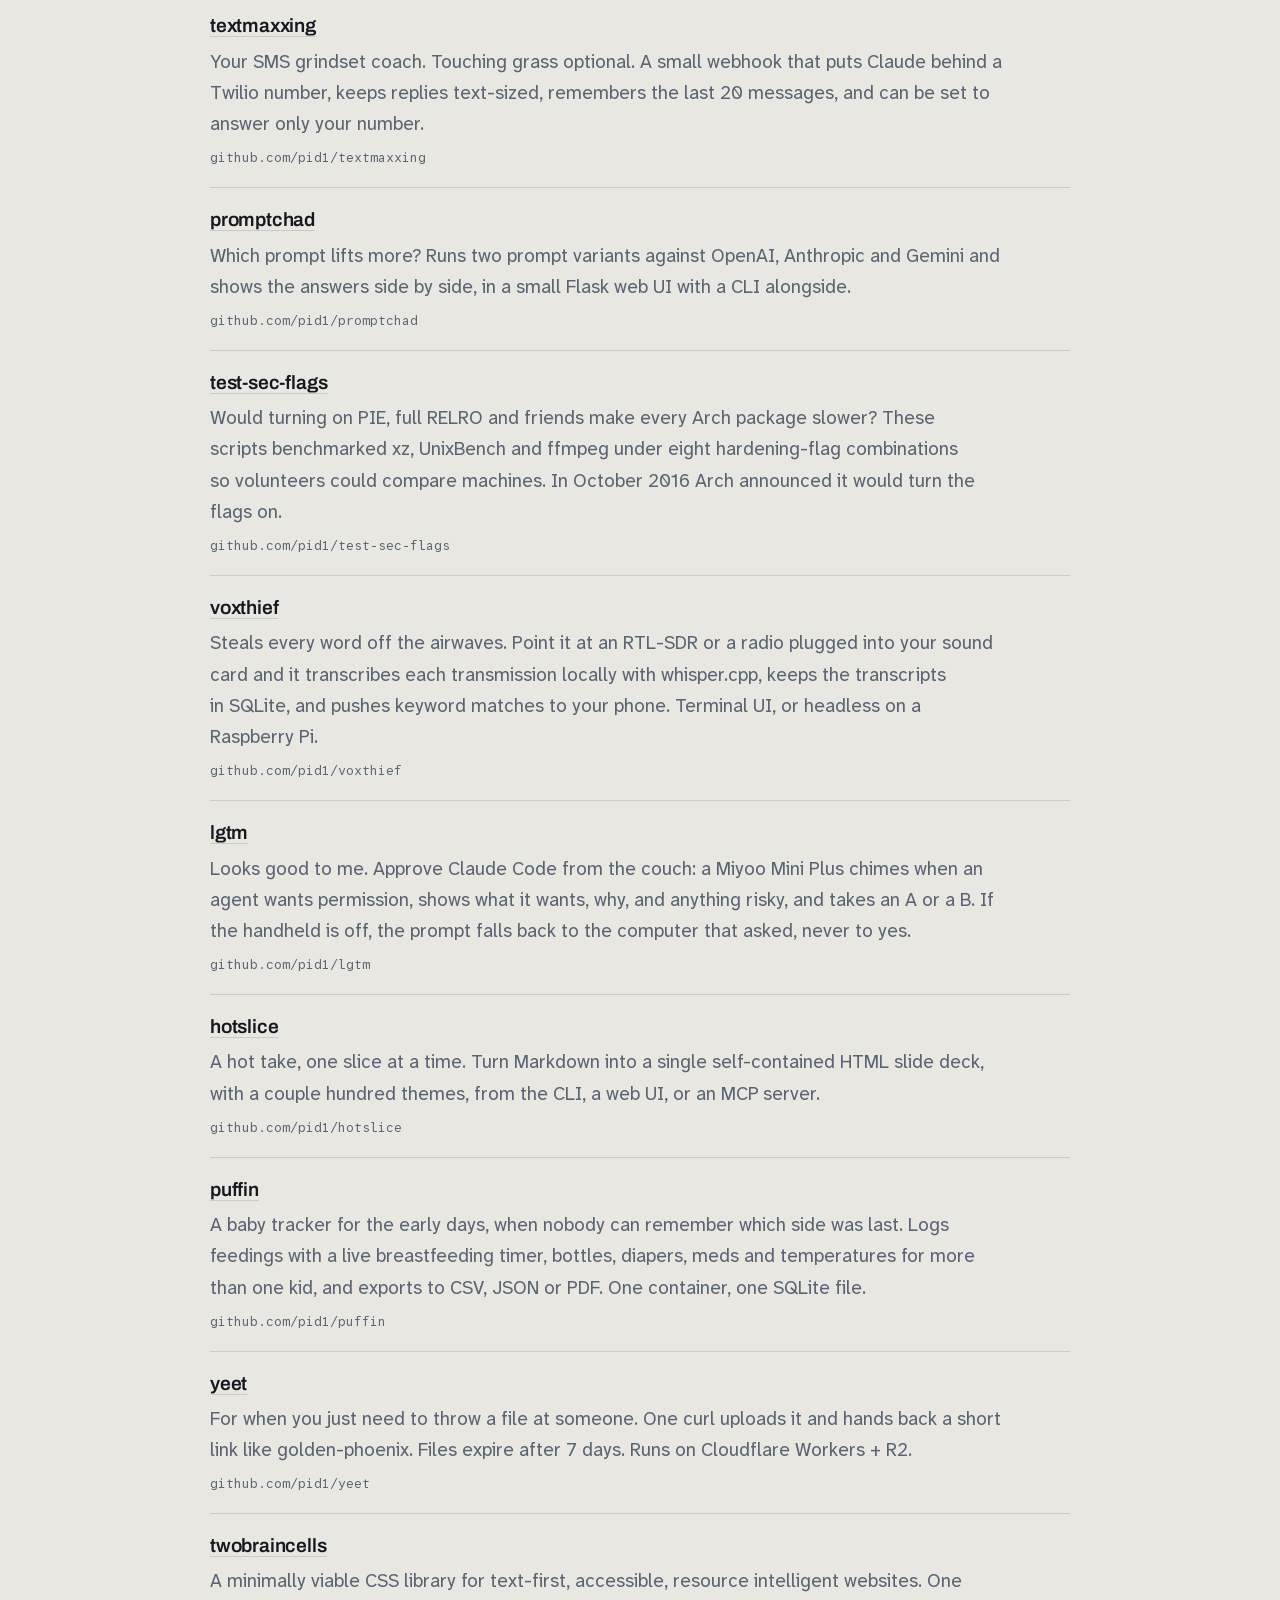
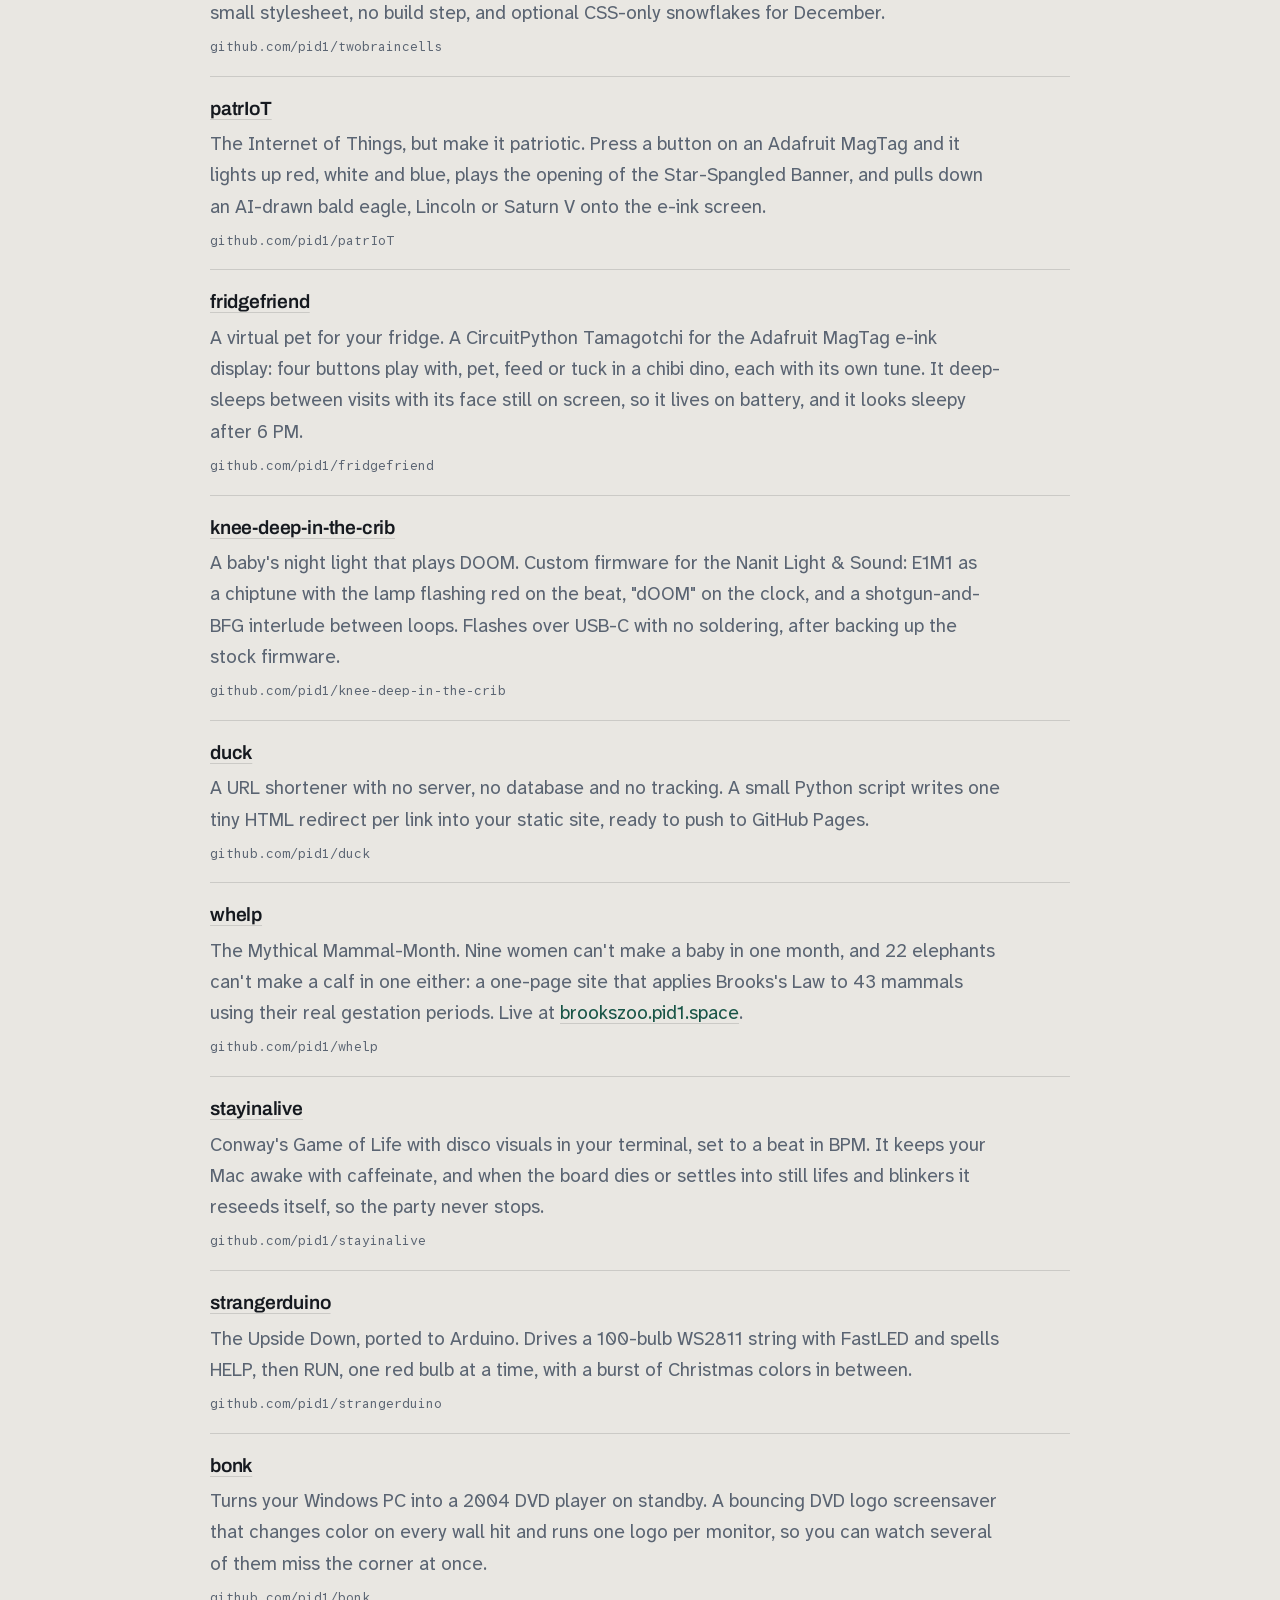
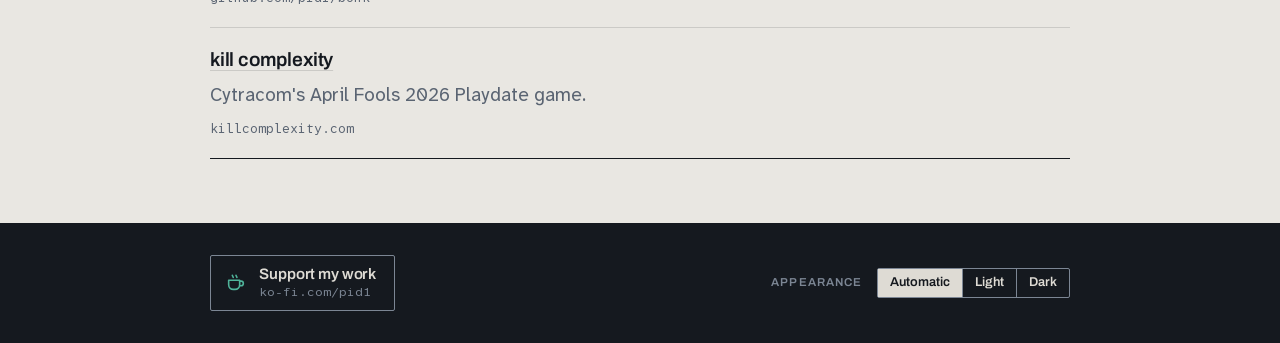
<file: projects.html>
<!doctype html>
<html lang="en">
  <head>
    <meta charset="utf-8" />
    <meta name="viewport" content="width=device-width, initial-scale=1" />
    <title>Projects - Jonathan Roemer</title>
    <meta
      name="description"
      content="Personal projects spanning AI tooling, full-stack web apps, ham radio, and cyber-physical hardware."
    />
    <link rel="canonical" href="https://pid1.space/projects" />
    <meta property="og:type" content="website" />
    <meta property="og:site_name" content="Jonathan Roemer" />
    <meta property="og:title" content="Projects - Jonathan Roemer" />
    <meta property="og:description" content="Personal projects spanning AI tooling, full-stack web apps, ham radio, and cyber-physical hardware." />
    <meta property="og:url" content="https://pid1.space/projects" />
    <meta name="twitter:card" content="summary" />
    <meta name="color-scheme" content="light dark" />
    <link rel="alternate" type="text/markdown" href="/projects.md" />
    <script type="application/ld+json">{"@context": "https://schema.org", "@graph": [{"@type": "WebSite", "@id": "https://pid1.space/#site", "name": "Jonathan Roemer", "url": "https://pid1.space/", "inLanguage": "en", "author": {"@id": "https://pid1.space/#me"}, "publisher": {"@id": "https://pid1.space/#me"}}, {"@type": "CollectionPage", "@id": "https://pid1.space/projects#webpage", "url": "https://pid1.space/projects", "name": "Projects - Jonathan Roemer", "description": "Personal projects spanning AI tooling, full-stack web apps, ham radio, and cyber-physical hardware.", "inLanguage": "en", "isPartOf": {"@id": "https://pid1.space/#site"}, "about": {"@id": "https://pid1.space/#me"}}, {"@type": "Person", "@id": "https://pid1.space/#me", "name": "Jonathan Roemer", "url": "https://pid1.space/"}]}</script>
    <script>try{var t=localStorage.getItem("theme");if(t==="light"||t==="dark")document.documentElement.setAttribute("data-theme",t)}catch(e){}</script>
    <link rel="preload" href="fonts/AtkinsonHyperlegibleNext-Variable.woff2" as="font" type="font/woff2" crossorigin />
    <link rel="preload" href="fonts/Archivo-500-700.woff2" as="font" type="font/woff2" crossorigin />
    <link rel="stylesheet" href="style.css" />
    <script src="theme.js" defer></script>
    <script type="speculationrules">
      { "prerender": [{ "where": { "href_matches": "/*" }, "eagerness": "moderate" }] }
    </script>
  </head>
  <body>
    <a href="#main" class="visually-hidden">Skip to content</a>
    <header class="masthead">
      <div class="wrap masthead-inner">
        <a class="masthead-name" href="/">Jonathan Roemer</a>
        <nav aria-label="Main">
          <a href="/">Home</a>
          <a href="/about">About</a>
          <a href="/projects" aria-current="page">Projects</a>
          <a href="/contact">Contact</a>
        </nav>
      </div>
    </header>
    <div class="wrap content-wrap">
      <main id="main">
        <h1>Projects</h1>
        <section class="project-group">
          <h2>Cygnus Strategy</h2>
          <p>Made by my company, <a href="https://cygnusstrategy.com">Cygnus Strategy</a>.</p>
          <div class="project-list">
            <article>
              <h3><a href="https://pocketshack.cygnusstrategy.com">Pocket Shack</a></h3>
              <p>The AllStarLink network in your pocket. Talk and listen on amateur radio repeaters and hubs around the world from your iPhone, Mac or Apple Watch: listening is free, and Pro adds push to talk.</p>
              <p class="project-meta">pocketshack.cygnusstrategy.com</p>
            </article>
            <article>
              <h3><a href="https://smallhours.cygnusstrategy.com">Small Hours</a></h3>
              <p>A simple, private baby log made for the middle of the night. Feeds, sleep, diapers, pumping, medicine and growth in a tap, both parents log to the same history, and every log is free.</p>
              <p class="project-meta">smallhours.cygnusstrategy.com</p>
            </article>
            <article>
              <h3><a href="https://groundtruth.cygnusstrategy.com">Ground Truth</a></h3>
              <p>Is it your Wi-Fi, your router or your provider? Ground Truth finds out, room by room and over days, before you buy a router you may not need, and when the problem is your provider, it helps you prove it.</p>
              <p class="project-meta">groundtruth.cygnusstrategy.com</p>
            </article>
            <article>
              <h3><a href="https://callboard.club">Callboard</a></h3>
              <p>One place to find, run and grow nets, however people join: repeater, simplex, HF, GMRS, AllStarLink, EchoLink or DMR. Net control logs check-ins from a keyboard-first console, and anyone can open a net's live page to see if they're logged, no account needed.</p>
              <p class="project-meta">callboard.club</p>
            </article>
            <article>
              <h3><a href="https://sadr.cygnusstrategy.com">Sadr</a></h3>
              <p>A dark factory for software, named for the star at the heart of Cygnus. On a schedule, with the lights off, it builds the issues you label <code>sadr</code>, keeps dependencies and CI current behind a week-long supply-chain cooldown, and fixes what the scanners find. Every change is tested and arrives as a pull request. Nothing merges until you say so.</p>
              <p class="project-meta">sadr.cygnusstrategy.com</p>
            </article>
            <article>
              <h3><a href="https://albireo.cygnusstrategy.com">Albireo</a></h3>
              <p>Free live solar data and HF band conditions for apps and AI agents, as an API and MCP server, computed from NOAA and ITU data. No key needed, and the band conditions card on this site runs on it.</p>
              <p class="project-meta">albireo.cygnusstrategy.com</p>
            </article>
          </div>
        </section>
        <section class="project-group">
          <h2>Systems</h2>
          <div class="project-list">
            <article>
              <h3><a href="https://github.com/pid1/rally">rally</a></h3>
              <p>Your family command center, self-hosted. One shared calendar, to-dos, a shopping list, dinner plans, packing lists and an emergency-kit inventory, plus an AI-written briefing every morning. Claude can read and change nearly all of it through an MCP connector, and every call lands in an audit log under whoever asked.</p>
              <p class="project-meta">github.com/pid1/rally</p>
            </article>
            <article>
              <h3><a href="https://github.com/pid1/tsundoku">tsundoku</a></h3>
              <p>積ん読: buying books and letting them pile up unread. This is somewhere to pile them. Drop in an EPUB or CBZ and it reads the title and cover, serves the library to your e-reader over OPDS 2.0, syncs your place with KOReader, and has a browser reader that picks up where KOReader left off. Private accounts, one Cloudflare Worker, free tier.</p>
              <p class="project-meta">github.com/pid1/tsundoku</p>
            </article>
            <article>
              <h3><a href="https://github.com/pid1/kosync-conformance">kosync-conformance</a></h3>
              <p>KOReader's sync protocol went eight years without a spec. This is one, with every claim cited to source, plus a zero-dependency verifier that tells you where your server disagrees.</p>
              <p class="project-meta">github.com/pid1/kosync-conformance</p>
            </article>
            <article>
              <h3><a href="https://github.com/pid1/scram">scram</a></h3>
              <p>Cloudflare has no hard spending limit. This is the missing kill switch: it prices your account's usage every 15 minutes and, past a line you set, cuts every Worker off the internet before the bill runs away. It never touches code or data, and one call puts it all back.</p>
              <p class="project-meta">github.com/pid1/scram</p>
            </article>
            <article>
              <h3><a href="https://github.com/pid1/rx">rx</a></h3>
              <p>Comms for when the infrastructure isn't. One idempotent script turns a ClockworkPi uConsole into a field station: rxd as its receiver, a Meshtastic node with offline maps, and GPS-disciplined time that holds without a network.</p>
              <p class="project-meta">github.com/pid1/rx</p>
            </article>
            <article>
              <h3><a href="https://github.com/pid1/rxd">rxd</a></h3>
              <p>A whole receive station in a fifth of a Raspberry Pi core. One RTL-SDR behind an HTTP API, with its own JS8 decoder and WSPR via wsprd: it picks the band from conditions and the hour, reports WSPR spots, sets its own gain, and maps every station it hears on offline tiles. Receive only. A phone-sized web UI and a terminal UI come with it, or bring your own client.</p>
              <p class="project-meta">github.com/pid1/rxd</p>
            </article>
            <article>
              <h3><a href="https://github.com/pid1/reveille">reveille</a></h3>
              <p>Your morning briefing when the network is on fire. One tiny plaintext page with no JavaScript, rebuilt before dawn: weather alerts, grid status, local police and fire feeds, and incidents within 25 miles, topped by a short AI summary that just says NSTR on quiet days and pushes to your phone when it isn't.</p>
              <p class="project-meta">github.com/pid1/reveille</p>
            </article>
            <article>
              <h3><a href="https://github.com/pid1/tattoo">tattoo</a></h3>
              <p>The evening counterpart to reveille. Watches a curated set of feeds and YouTube channels, reads the full article or transcript behind each new item, and has Claude keep only what matches what you care about. What survives becomes a nightly briefing, every point linked to the paragraph or timestamp it came from. On a quiet day your phone hears nothing.</p>
              <p class="project-meta">github.com/pid1/tattoo</p>
            </article>
          </div>
        </section>
        <section class="project-group">
          <h2>Applications and tools</h2>
          <div class="project-list">
            <article>
              <h3>leverage</h3>
              <p>Exploits Kalshi mispricing for profit. The math is sound. The vibes are immaculate.</p>
            </article>
            <article>
              <h3><a href="https://github.com/pid1/onhold">onhold</a></h3>
              <p>Sits on hold so you don't. Brief it from Claude and an AI voice agent makes the call for you: it says up front that it's an AI calling on your behalf, asks your questions, and writes down the answers. Nothing dials until you approve the exact call, and the report waits for Claude when it hangs up. Runs on Cloudflare's free tier with ElevenLabs and Twilio.</p>
              <p class="project-meta">github.com/pid1/onhold</p>
            </article>
            <article>
              <h3><a href="https://github.com/pid1/pineapple">pineapple</a></h3>
              <p>A sweet and tart resume generator. Write your resume in Markdown and get a clean single-column PDF that ATS and AI screeners parse properly, with an optional video intro card and a writing guide your AI assistant can follow to draft it.</p>
              <p class="project-meta">github.com/pid1/pineapple</p>
            </article>
          </div>
        </section>
        <section class="project-group">
          <h2>Hardware</h2>
          <div class="project-list">
            <article>
              <h3><a href="https://github.com/pid1/loam">loam</a></h3>
              <p>A plant that pings your phone when it's thirsty. CircuitPython on an Adafruit QT Py ESP32-S3 with a capacitive soil sensor, no soldering: it wakes once a day, sends a Pushover alert only if the soil is dry, and goes back to deep sleep for months on one battery.</p>
              <p class="project-meta">github.com/pid1/loam</p>
            </article>
          </div>
        </section>
        <section class="project-group">
          <h2>Smaller things</h2>
          <div class="project-list">
            <article>
              <h3><a href="https://github.com/pid1/kunnandi">kunnandi</a></h3>
              <p>From Old Norse for &quot;knowledge.&quot; A living repository of dictum: short essays on decisions, complexity, leadership, quiet software and AI, revised in place instead of blogged once.</p>
              <p class="project-meta">github.com/pid1/kunnandi</p>
            </article>
            <article>
              <h3><a href="https://github.com/pid1/recipes">recipes</a></h3>
              <p>A family cookbook in version control, so every pecan pie has a commit history. About fifty recipes in one Markdown file, typeset into a PDF with pandoc and LaTeX and published as a new release on every push.</p>
              <p class="project-meta">github.com/pid1/recipes</p>
            </article>
          </div>
        </section>
        <section class="project-group">
          <h2>Inactive</h2>
          <div class="project-list">
            <article>
              <h3><a href="https://github.com/pid1/textmaxxing">textmaxxing</a></h3>
              <p>Your SMS grindset coach. Touching grass optional. A small webhook that puts Claude behind a Twilio number, keeps replies text-sized, remembers the last 20 messages, and can be set to answer only your number.</p>
              <p class="project-meta">github.com/pid1/textmaxxing</p>
            </article>
            <article>
              <h3><a href="https://github.com/pid1/promptchad">promptchad</a></h3>
              <p>Which prompt lifts more? Runs two prompt variants against OpenAI, Anthropic and Gemini and shows the answers side by side, in a small Flask web UI with a CLI alongside.</p>
              <p class="project-meta">github.com/pid1/promptchad</p>
            </article>
            <article>
              <h3><a href="https://github.com/pid1/test-sec-flags">test-sec-flags</a></h3>
              <p>Would turning on PIE, full RELRO and friends make every Arch package slower? These scripts benchmarked xz, UnixBench and ffmpeg under eight hardening-flag combinations so volunteers could compare machines. In October 2016 Arch announced it would turn the flags on.</p>
              <p class="project-meta">github.com/pid1/test-sec-flags</p>
            </article>
            <article>
              <h3><a href="https://github.com/pid1/voxthief">voxthief</a></h3>
              <p>Steals every word off the airwaves. Point it at an RTL-SDR or a radio plugged into your sound card and it transcribes each transmission locally with whisper.cpp, keeps the transcripts in SQLite, and pushes keyword matches to your phone. Terminal UI, or headless on a Raspberry Pi.</p>
              <p class="project-meta">github.com/pid1/voxthief</p>
            </article>
            <article>
              <h3><a href="https://github.com/pid1/lgtm">lgtm</a></h3>
              <p>Looks good to me. Approve Claude Code from the couch: a Miyoo Mini Plus chimes when an agent wants permission, shows what it wants, why, and anything risky, and takes an A or a B. If the handheld is off, the prompt falls back to the computer that asked, never to yes.</p>
              <p class="project-meta">github.com/pid1/lgtm</p>
            </article>
            <article>
              <h3><a href="https://github.com/pid1/hotslice">hotslice</a></h3>
              <p>A hot take, one slice at a time. Turn Markdown into a single self-contained HTML slide deck, with a couple hundred themes, from the CLI, a web UI, or an MCP server.</p>
              <p class="project-meta">github.com/pid1/hotslice</p>
            </article>
            <article>
              <h3><a href="https://github.com/pid1/puffin">puffin</a></h3>
              <p>A baby tracker for the early days, when nobody can remember which side was last. Logs feedings with a live breastfeeding timer, bottles, diapers, meds and temperatures for more than one kid, and exports to CSV, JSON or PDF. One container, one SQLite file.</p>
              <p class="project-meta">github.com/pid1/puffin</p>
            </article>
            <article>
              <h3><a href="https://github.com/pid1/yeet">yeet</a></h3>
              <p>For when you just need to throw a file at someone. One curl uploads it and hands back a short link like golden-phoenix. Files expire after 7 days. Runs on Cloudflare Workers + R2.</p>
              <p class="project-meta">github.com/pid1/yeet</p>
            </article>
            <article>
              <h3><a href="https://github.com/pid1/twobraincells">twobraincells</a></h3>
              <p>A minimally viable CSS library for text-first, accessible, resource intelligent websites. One small stylesheet, no build step, and optional CSS-only snowflakes for December.</p>
              <p class="project-meta">github.com/pid1/twobraincells</p>
            </article>
            <article>
              <h3><a href="https://github.com/pid1/patrIoT">patrIoT</a></h3>
              <p>The Internet of Things, but make it patriotic. Press a button on an Adafruit MagTag and it lights up red, white and blue, plays the opening of the Star-Spangled Banner, and pulls down an AI-drawn bald eagle, Lincoln or Saturn V onto the e-ink screen.</p>
              <p class="project-meta">github.com/pid1/patrIoT</p>
            </article>
            <article>
              <h3><a href="https://github.com/pid1/fridgefriend">fridgefriend</a></h3>
              <p>A virtual pet for your fridge. A CircuitPython Tamagotchi for the Adafruit MagTag e-ink display: four buttons play with, pet, feed or tuck in a chibi dino, each with its own tune. It deep-sleeps between visits with its face still on screen, so it lives on battery, and it looks sleepy after 6 PM.</p>
              <p class="project-meta">github.com/pid1/fridgefriend</p>
            </article>
            <article>
              <h3><a href="https://github.com/pid1/knee-deep-in-the-crib">knee-deep-in-the-crib</a></h3>
              <p>A baby's night light that plays DOOM. Custom firmware for the Nanit Light &amp; Sound: E1M1 as a chiptune with the lamp flashing red on the beat, "dOOM" on the clock, and a shotgun-and-BFG interlude between loops. Flashes over USB-C with no soldering, after backing up the stock firmware.</p>
              <p class="project-meta">github.com/pid1/knee-deep-in-the-crib</p>
            </article>
            <article>
              <h3><a href="https://github.com/pid1/duck">duck</a></h3>
              <p>A URL shortener with no server, no database and no tracking. A small Python script writes one tiny HTML redirect per link into your static site, ready to push to GitHub Pages.</p>
              <p class="project-meta">github.com/pid1/duck</p>
            </article>
            <article>
              <h3><a href="https://github.com/pid1/whelp">whelp</a></h3>
              <p>The Mythical Mammal-Month. Nine women can't make a baby in one month, and 22 elephants can't make a calf in one either: a one-page site that applies Brooks's Law to 43 mammals using their real gestation periods. Live at <a href="https://brookszoo.pid1.space/">brookszoo.pid1.space</a>.</p>
              <p class="project-meta">github.com/pid1/whelp</p>
            </article>
            <article>
              <h3><a href="https://github.com/pid1/stayinalive">stayinalive</a></h3>
              <p>Conway's Game of Life with disco visuals in your terminal, set to a beat in BPM. It keeps your Mac awake with caffeinate, and when the board dies or settles into still lifes and blinkers it reseeds itself, so the party never stops.</p>
              <p class="project-meta">github.com/pid1/stayinalive</p>
            </article>
            <article>
              <h3><a href="https://github.com/pid1/strangerduino">strangerduino</a></h3>
              <p>The Upside Down, ported to Arduino. Drives a 100-bulb WS2811 string with FastLED and spells HELP, then RUN, one red bulb at a time, with a burst of Christmas colors in between.</p>
              <p class="project-meta">github.com/pid1/strangerduino</p>
            </article>
            <article>
              <h3><a href="https://github.com/pid1/bonk">bonk</a></h3>
              <p>Turns your Windows PC into a 2004 DVD player on standby. A bouncing DVD logo screensaver that changes color on every wall hit and runs one logo per monitor, so you can watch several of them miss the corner at once.</p>
              <p class="project-meta">github.com/pid1/bonk</p>
            </article>
            <article>
              <h3><a href="https://killcomplexity.com">kill complexity</a></h3>
              <p>Cytracom's April Fools 2026 Playdate game.</p>
              <p class="project-meta">killcomplexity.com</p>
            </article>
          </div>
        </section>
      </main>
    </div>
    <footer class="site-footer">
      <div class="wrap footer-inner">
        <a class="support" href="https://ko-fi.com/pid1" rel="me noopener">
          <svg class="support-icon" viewBox="0 0 24 24" width="22" height="22" aria-hidden="true" fill="none" stroke="currentColor" stroke-width="1.75" stroke-linecap="round" stroke-linejoin="round"><path d="M4 9h12v5a5 5 0 0 1-5 5H9a5 5 0 0 1-5-5V9z"/><path d="M16 10h1.5a2.5 2.5 0 0 1 0 5H16"/><path d="M8 3.5c0 1 1 1.5 1 2.5M12 3.5c0 1 1 1.5 1 2.5"/></svg>
          <span class="support-text"><span class="support-label">Support my work</span><span class="support-where">ko-fi.com/pid1</span></span>
        </a>
        <fieldset class="appearance" id="appearance" hidden>
          <legend>Appearance</legend>
          <div class="appearance-options">
            <label><input type="radio" name="appearance" value="auto" checked /><span>Automatic</span></label>
            <label><input type="radio" name="appearance" value="light" /><span>Light</span></label>
            <label><input type="radio" name="appearance" value="dark" /><span>Dark</span></label>
          </div>
        </fieldset>
      </div>
    </footer>
  </body>
</html>
</file>
<file: style.css>
/* pid1.space, on the Cygnus Strategy design system: stone ground, ink
   structure, verdigris signal, the ruled stack. */

/* === Fonts (self-hosted Latin subsets, OFL-1.1) === */

@font-face {
  font-family: "Archivo";
  font-style: normal;
  font-weight: 500 700;
  font-display: swap;
  src: url(fonts/Archivo-500-700.woff2) format("woff2");
}

@font-face {
  font-family: "Atkinson Hyperlegible Next";
  font-style: normal;
  font-weight: 200 800;
  font-display: swap;
  src: url(fonts/AtkinsonHyperlegibleNext-Variable.woff2) format("woff2");
}

@font-face {
  font-family: "Atkinson Hyperlegible Mono";
  font-style: normal;
  font-weight: 200 800;
  font-display: swap;
  src: url(fonts/AtkinsonHyperlegibleMono-Variable.woff2) format("woff2");
}

/* === Tokens: Light (default) === */

:root {
  color-scheme: light;
  --stone: #e9e7e2;
  --paper: #f6f5f2;
  --ink: #15191f;
  --slate: #5a6472;
  --verdigris: #1f6f5c;
  --verdigris-deep: #175446;
  --amber: #8a5a12;
  --rule: rgba(21, 25, 31, 0.14);
  --rule-soft: rgba(21, 25, 31, 0.08);
  --band: #15191f;
  --stone-deep: #dedbd4;
  --slate-soft: #7c8694;
  /* The footer band is dark in both themes, so its focus ring uses the
     light-on-dark verdigris. */
  --verdigris-on-band: #4fb39a;

  --font-display: "Archivo", system-ui, sans-serif;
  --font-text: "Atkinson Hyperlegible Next", system-ui, sans-serif;
  --font-mono: "Atkinson Hyperlegible Mono", ui-monospace, monospace;

  --gutter: clamp(1.25rem, 5vw, 3.5rem);
  --column: 860px;
  --ease: cubic-bezier(0.2, 0.7, 0.3, 1);
}

/* === Tokens: Dark (follows the OS unless Light is chosen) === */

@media (prefers-color-scheme: dark) {
  :root:not([data-theme="light"]) {
    color-scheme: dark;
    --stone: #14181d;
    --paper: #1c2128;
    --ink: #ebe9e4;
    --slate: #a3adb9;
    --verdigris: #4fb39a;
    --verdigris-deep: #7fd3bb;
    --amber: #e2ab52;
    --rule: rgba(235, 233, 228, 0.16);
    --rule-soft: rgba(235, 233, 228, 0.08);
    --band: #0c0f13;
    --stone-deep: #d8d5cd;
    --slate-soft: #8b95a3;
  }
}

:root[data-theme="dark"] {
  color-scheme: dark;
  --stone: #14181d;
  --paper: #1c2128;
  --ink: #ebe9e4;
  --slate: #a3adb9;
  --verdigris: #4fb39a;
  --verdigris-deep: #7fd3bb;
  --amber: #e2ab52;
  --rule: rgba(235, 233, 228, 0.16);
  --rule-soft: rgba(235, 233, 228, 0.08);
  --band: #0c0f13;
  --stone-deep: #d8d5cd;
  --slate-soft: #8b95a3;
}

/* === Reset / Base === */

*,
*::before,
*::after {
  box-sizing: border-box;
}

html {
  scroll-behavior: smooth;
  -webkit-text-size-adjust: 100%;
  text-size-adjust: 100%;
}

/* Cross-fade between pages on same-origin navigation. Browsers without
   support simply navigate normally. */
@view-transition {
  navigation: auto;
}

body {
  margin: 0;
  min-height: 100vh;
  display: flex;
  flex-direction: column;
  background: var(--stone);
  color: var(--ink);
  font-family: var(--font-text);
  font-size: 1.1875rem; /* 19px */
  line-height: 1.65;
  overflow-wrap: break-word;
}

.wrap {
  width: 100%;
  max-width: calc(var(--column) + 2 * var(--gutter));
  margin-inline: auto;
  padding-inline: var(--gutter);
}

:focus-visible {
  outline: 2.5px solid var(--verdigris);
  outline-offset: 3px;
}

::selection {
  background: var(--verdigris);
  color: var(--stone);
}

/* === Typography === */

h1,
h2,
h3 {
  font-family: var(--font-display);
  color: var(--ink);
  text-wrap: balance;
}

h1 {
  font-size: clamp(2.2rem, 6vw, 3.8rem);
  font-weight: 700;
  letter-spacing: -0.035em;
  line-height: 1.05;
  margin: 0 0 1.5rem;
}

h2 {
  font-size: clamp(1.6rem, 3.4vw, 2.3rem);
  font-weight: 600;
  letter-spacing: -0.022em;
  line-height: 1.15;
  margin: 3rem 0 1rem;
}

h3 {
  font-size: 1.2rem;
  font-weight: 600;
  letter-spacing: -0.01em;
  line-height: 1.3;
  margin: 0;
}

p {
  margin: 0 0 1.1rem;
  text-wrap: pretty;
}

main p,
main li {
  max-width: 66ch;
}

.standfirst {
  font-size: 1.3rem;
  line-height: 1.45;
  color: var(--slate);
  margin-bottom: 2rem;
}

a {
  color: var(--verdigris-deep);
  text-decoration-line: underline;
  text-decoration-thickness: 1px;
  text-decoration-color: var(--rule);
  text-underline-offset: 0.2em;
}

a:hover {
  text-decoration-color: var(--verdigris);
  text-decoration-thickness: 2px;
  transition:
    text-decoration-color 180ms var(--ease),
    color 180ms var(--ease);
}

ul {
  margin: 0 0 1.25rem;
  padding-left: 1.25rem;
}

li {
  margin: 0.35rem 0;
}

li::marker {
  color: var(--slate);
}

code {
  font-family: var(--font-mono);
  font-size: 0.88em;
  background: var(--paper);
  border: 1px solid var(--rule-soft);
  border-radius: 2px;
  padding: 0.05em 0.3em;
}

hr {
  border: none;
  border-top: 1px solid var(--rule);
  margin: 2.5rem 0;
}

blockquote {
  margin: 1.5rem 0;
  padding: 0.25rem 0 0.25rem 1.25rem;
  border-left: 3px solid var(--verdigris);
}

.label-caps {
  font-family: var(--font-display);
  font-weight: 600;
  font-size: 0.72rem;
  letter-spacing: 0.1em;
  text-transform: uppercase;
  color: var(--slate);
}

/* === Masthead === */

.masthead {
  border-bottom: 1px solid var(--ink);
}

.masthead-inner {
  display: flex;
  flex-wrap: wrap;
  align-items: baseline;
  justify-content: space-between;
  gap: 0.5rem 2rem;
  padding-block: 1.4rem 1.1rem;
}

.masthead-name {
  font-family: var(--font-display);
  font-weight: 700;
  font-size: 1.3rem;
  letter-spacing: -0.02em;
  color: var(--ink);
  text-decoration: none;
}

.masthead-name:hover {
  text-decoration: underline;
  text-decoration-color: var(--verdigris);
  text-decoration-thickness: 2px;
}

.masthead nav {
  display: flex;
  flex-wrap: wrap;
  gap: 0.25rem 1.4rem;
}

.masthead nav a {
  font-family: var(--font-display);
  font-weight: 600;
  font-size: 0.95rem;
  color: var(--ink);
  text-decoration-line: none;
  text-underline-offset: 0.45em;
  padding-block: 0.25rem;
}

.masthead nav a:hover {
  text-decoration-line: underline;
  text-decoration-color: var(--verdigris);
  text-decoration-thickness: 2px;
}

.masthead nav a[aria-current="page"] {
  text-decoration-line: underline;
  text-decoration-color: var(--verdigris);
  text-decoration-thickness: 3px;
}

/* === Page body === */

.content-wrap {
  flex: 1 0 auto;
  display: grid;
  grid-template-columns: minmax(0, 1fr);
  gap: 2.5rem 3rem;
  align-items: start;
  padding-block: clamp(2.5rem, 6vw, 4.5rem) 4rem;
}

main {
  min-width: 0;
}

main > h1 + h2 {
  margin-top: 1rem;
}

/* A section heading opens with a hairline: ruled sections. */
main > h2 {
  padding-top: 1.25rem;
  border-top: 1px solid var(--rule);
}

/* === Albireo band conditions card === */

/* The card (albireo/card.css) drawn in this site's tokens and self-hosted
   type, so it follows the Appearance switch and the OS with the rest of the
   page. The id outranks card.css's own theme rules. Rules, not a box: the
   card sits on the page ground with no side padding. */
#band-card {
  --bc-ground: var(--stone);
  --bc-ink: var(--ink);
  --bc-slate: var(--slate);
  --bc-signal: var(--verdigris);
  --bc-link: var(--verdigris-deep);
  --bc-caution: var(--amber);
  --bc-rule: var(--rule);
  --bc-rule-strong: var(--ink);
  --bc-font: var(--font-display);
  padding-inline: 0;
}

/* Only the contact page carries the card; the second column exists only
   where it does. Narrower than that, it follows the text. */
@media (min-width: 900px) {
  .content-wrap:has(.band-card-column) {
    grid-template-columns: minmax(0, 1fr) 17.5rem;
  }
}

/* === Projects: a ruled stack per group === */

.project-group {
  margin-top: 3rem;
}

.project-group:first-of-type {
  margin-top: 0;
}

.project-group > h2 {
  margin: 0 0 1rem;
  padding: 0;
  border: 0;
}

.project-list {
  border-top: 1px solid var(--ink);
  border-bottom: 1px solid var(--ink);
}

.project-list > article {
  padding-block: 1.25rem;
}

.project-list > article + article {
  border-top: 1px solid var(--rule);
}

.project-list h3 a {
  color: var(--ink);
}

.project-list h3 a:hover {
  color: var(--ink);
}

.project-list p {
  color: var(--slate);
  margin: 0.4rem 0 0;
}

.project-list .project-meta {
  font-family: var(--font-mono);
  font-size: 0.8rem;
  line-height: 1.4;
  color: var(--slate);
  margin-top: 0.6rem;
}

/* === EchoLink node tooltip === */

.leet-node {
  position: relative;
}

.leet-node::after {
  content: "For l33t :D";
  position: absolute;
  left: 50%;
  bottom: calc(100% + 0.45rem);
  transform: translateX(-50%);
  background: var(--paper);
  border: 1px solid var(--ink);
  color: var(--ink);
  font-family: var(--font-mono);
  font-size: 0.75rem;
  line-height: 1.4;
  padding: 0.1rem 0.45rem;
  white-space: nowrap;
  z-index: 1;
}

.leet-node::before {
  content: "";
  position: absolute;
  left: 50%;
  bottom: calc(100% + 0.1rem);
  transform: translateX(-50%);
  border: 0.35rem solid transparent;
  border-bottom-width: 0;
  border-top-color: var(--ink);
  z-index: 1;
}

.leet-node::before,
.leet-node::after {
  opacity: 0;
  visibility: hidden;
}

.leet-node:hover::before,
.leet-node:hover::after {
  opacity: 1;
  visibility: visible;
  transition:
    opacity 180ms var(--ease),
    visibility 180ms;
}

/* === Footer band === */

.site-footer {
  background: var(--band);
  color: var(--slate-soft);
  font-size: 0.9rem;
}

.footer-inner {
  display: flex;
  flex-wrap: wrap;
  align-items: center;
  justify-content: space-between;
  gap: 1.25rem 2rem;
  padding-block: 2rem;
}

.site-footer a {
  color: var(--stone-deep);
}

.site-footer :focus-visible {
  outline-color: var(--verdigris-on-band);
}

/* Support link: replaces Ko-fi's floating button with a quiet ghost button on
   the band. Ko-fi's orange stays out; the cup and the destination carry it. */
.site-footer a.support {
  display: inline-flex;
  align-items: center;
  gap: 0.75rem;
  min-height: 3.5rem;
  padding: 0.5rem 1.1rem 0.5rem 0.9rem;
  border: 1px solid var(--slate-soft);
  border-radius: 2px;
  color: var(--stone-deep);
  text-decoration: none;
  transition: border-color 180ms var(--ease);
}

.support-icon {
  flex: none;
  color: var(--verdigris-on-band);
}

.support-text {
  display: flex;
  flex-direction: column;
  gap: 0.1rem;
  line-height: 1.2;
}

.support-label {
  font-family: var(--font-display);
  font-weight: 600;
  font-size: 0.95rem;
  letter-spacing: -0.01em;
}

.support-where {
  font-family: var(--font-mono);
  font-size: 0.78rem;
  color: var(--slate-soft);
}

.site-footer a.support:hover {
  border-color: var(--verdigris-on-band);
}

.site-footer a.support:hover .support-label {
  text-decoration: underline;
  text-decoration-color: var(--verdigris-on-band);
  text-decoration-thickness: 2px;
  text-underline-offset: 0.3em;
}

/* Appearance switch: Automatic / Light / Dark. Hidden until theme.js runs,
   so it never appears as a dead control; without JS the site follows the OS. */

.appearance {
  display: flex;
  flex-wrap: wrap;
  align-items: center;
  gap: 0.6rem 0.9rem;
  margin: 0;
  padding: 0;
  border: 0;
  min-width: 0;
}

.appearance[hidden] {
  display: none;
}

.appearance legend {
  float: left;
  padding: 0;
  font-family: var(--font-display);
  font-weight: 600;
  font-size: 0.72rem;
  letter-spacing: 0.1em;
  text-transform: uppercase;
  color: var(--slate-soft);
}

.appearance-options {
  display: flex;
  border: 1px solid var(--slate-soft);
  border-radius: 2px;
}

.appearance-options label {
  position: relative;
  cursor: pointer;
}

.appearance-options label + label {
  border-left: 1px solid var(--slate-soft);
}

.appearance-options input {
  position: absolute;
  opacity: 0;
  inset: 0;
  margin: 0;
  cursor: pointer;
}

.appearance-options span {
  display: block;
  padding: 0.4rem 0.75rem;
  font-family: var(--font-display);
  font-weight: 600;
  font-size: 0.8rem;
  line-height: 1.2;
  color: var(--stone-deep);
}

.appearance-options input:checked + span {
  background: var(--stone-deep);
  color: var(--band);
}

.appearance-options label:hover input:not(:checked) + span {
  text-decoration: underline;
  text-decoration-color: var(--verdigris-on-band);
  text-decoration-thickness: 2px;
  text-underline-offset: 0.3em;
}

.appearance-options input:focus-visible + span {
  outline: 2.5px solid var(--verdigris-on-band);
  outline-offset: 3px;
}

/* === Utility === */

.visually-hidden {
  position: absolute;
  width: 1px;
  height: 1px;
  padding: 0;
  margin: -1px;
  overflow: hidden;
  clip: rect(0, 0, 0, 0);
  white-space: nowrap;
  border: 0;
}

/* The skip link stays hidden until a keyboard user tabs to it. */
.visually-hidden:focus {
  position: fixed;
  top: 0.75rem;
  left: 0.75rem;
  width: auto;
  height: auto;
  padding: 0.5rem 0.85rem;
  margin: 0;
  overflow: visible;
  clip: auto;
  white-space: normal;
  background: var(--ink);
  color: var(--stone);
  font-family: var(--font-display);
  font-weight: 600;
  text-decoration: none;
  z-index: 10;
}

/* === Reduced motion === */

@media (prefers-reduced-motion: reduce) {
  html {
    scroll-behavior: auto;
  }

  @view-transition {
    navigation: none;
  }

  *,
  *::before,
  *::after {
    transition: none !important;
  }
}

/* === Print === */

@media print {
  body {
    color: #000;
    background: #fff;
  }

  a {
    color: #000;
    text-decoration: underline;
  }

  .masthead nav,
  .site-footer,
  .band-card-column {
    display: none;
  }

  .leet-node::before,
  .leet-node::after {
    display: none;
  }
}
</file>
<file: albireo/card.css>
/* Albireo band conditions card. Drop this file and card.js into any site.
   Cygnus Strategy design system: stone, paper, ink and slate; verdigris as the signal; amber only
   for caution; rules, not boxes; 2px corners; no shadows or gradients.
   Fonts: Archivo from Google Fonts if the host page loads it, otherwise system sans.
   Theme: follows prefers-color-scheme. A host toggle wins when it sets data-theme="light" or
   "dark" on <html>, or on the card element itself. */

[data-band-card] {
  /* Light (Cygnus day). */
  --bc-ground: #e9e7e2;     /* stone */
  --bc-ink: #15191f;        /* ink */
  --bc-slate: #5a6472;      /* slate */
  --bc-signal: #1f6f5c;     /* verdigris */
  --bc-link: #175446;       /* verdigris deep */
  --bc-caution: #8a5a12;    /* amber */
  --bc-rule: rgba(21, 25, 31, 0.14);
  --bc-rule-strong: #15191f;
  --bc-font: "Archivo", "Helvetica Neue", Arial, sans-serif;

  box-sizing: border-box;
  width: 100%;
  max-width: 26rem;
  min-width: 0;
  margin: 0;
  padding: 0.875rem 1rem 0.75rem;
  border-top: 2px solid var(--bc-rule-strong);
  border-radius: 2px;
  background: var(--bc-ground);
  color: var(--bc-ink);
  font-family: var(--bc-font);
  font-size: 1rem;
  line-height: 1.35;
  font-variant-numeric: tabular-nums lining-nums;
  text-align: left;
  overflow-wrap: anywhere;
}

/* Dark (Cygnus ink ground). */
@media (prefers-color-scheme: dark) {
  :root:not([data-theme="light"]) [data-band-card]:not([data-theme="light"]) {
    --bc-ground: #1b2027;
    --bc-ink: #e9e7e2;
    --bc-slate: #a7b0bc;
    --bc-signal: #5bbf9f;
    --bc-link: #7fd0b5;
    --bc-caution: #e2a94b;
    --bc-rule: rgba(233, 231, 226, 0.16);
    --bc-rule-strong: #e9e7e2;
  }
}
:root[data-theme="dark"] [data-band-card]:not([data-theme="light"]),
[data-band-card][data-theme="dark"] {
  --bc-ground: #1b2027;
  --bc-ink: #e9e7e2;
  --bc-slate: #a7b0bc;
  --bc-signal: #5bbf9f;
  --bc-link: #7fd0b5;
  --bc-caution: #e2a94b;
  --bc-rule: rgba(233, 231, 226, 0.16);
  --bc-rule-strong: #e9e7e2;
}

[data-band-card] *,
[data-band-card] *::before,
[data-band-card] *::after {
  box-sizing: border-box;
}

/* Labels: Archivo 600, uppercase, tracked. */
[data-band-card] .bc-title,
[data-band-card] .bc-label,
[data-band-card] caption,
[data-band-card] th {
  margin: 0;
  font-family: var(--bc-font);
  font-size: 0.72rem;
  font-weight: 600;
  letter-spacing: 0.1em;
  line-height: 1.3;
  text-transform: uppercase;
  color: var(--bc-slate);
}

[data-band-card] .bc-title {
  margin: 0 0 0.625rem;
  color: var(--bc-ink);
  font-size: 0.78rem;
}

[data-band-card] p {
  margin: 0;
  max-width: none;
}

/* Figures: three across, large and readable. */
[data-band-card] .bc-figures {
  display: grid;
  grid-template-columns: repeat(3, minmax(0, 1fr));
  grid-auto-rows: auto;
  gap: 0 0.75rem;
  margin: 0 0 0.125rem;
  padding: 0;
}
[data-band-card] .bc-figures > div {
  min-width: 0;
  display: grid;
  grid-template-rows: subgrid;
  grid-row: span 2;
  row-gap: 0;
}
[data-band-card] .bc-figures dt {
  align-self: end;
}
[data-band-card] dt {
  margin: 0;
}
[data-band-card] dd {
  margin: 0;
}
[data-band-card] .bc-figures dd {
  padding-bottom: 0.75rem;
}
[data-band-card] .bc-figure {
  display: block;
  margin-top: 0.125rem;
  font-size: 1.625rem;
  font-weight: 600;
  line-height: 1.1;
  letter-spacing: -0.02em;
  white-space: nowrap;
}

/* "No Data" is a state, set smaller so it never crowds a figure cell. */
[data-band-card] .bc-nodata {
  color: var(--bc-slate);
  font-size: 0.9375rem;
  font-weight: 600;
  letter-spacing: 0;
  line-height: 1.75;
  white-space: nowrap;
}

/* Ruled rows: an ink rule opens, hairlines separate. */
[data-band-card] .bc-rows {
  margin: 0 0 0.875rem;
  padding: 0;
  border-top: 1px solid var(--bc-rule-strong);
}
[data-band-card] .bc-rows > div {
  display: flex;
  flex-wrap: wrap;
  align-items: baseline;
  justify-content: space-between;
  gap: 0.125rem 0.75rem;
  padding: 0.4375rem 0;
  border-bottom: 1px solid var(--bc-rule);
}
[data-band-card] .bc-rows dd {
  font-size: 0.9375rem;
  font-weight: 600;
  text-align: right;
  margin-left: auto;
}
[data-band-card] .bc-rows dd .bc-nodata {
  line-height: 1.35;
}

/* HF bands table. */
[data-band-card] table {
  width: 100%;
  margin: 0 0 0.75rem;
  border-collapse: collapse;
  table-layout: fixed;
}
[data-band-card] caption {
  padding: 0 0 0.375rem;
  text-align: left;
  color: var(--bc-ink);
}
[data-band-card] thead th {
  padding: 0.375rem 0 0.3125rem;
  border-top: 1px solid var(--bc-rule-strong);
  border-bottom: 1px solid var(--bc-rule);
  text-align: left;
}
[data-band-card] thead th:first-child {
  width: 36%;
}
[data-band-card] tbody th,
[data-band-card] td {
  padding: 0.4375rem 0;
  border-bottom: 1px solid var(--bc-rule);
  font-size: 0.9375rem;
  font-weight: 600;
  text-align: left;
  vertical-align: baseline;
  white-space: nowrap;
}
[data-band-card] tbody th {
  font-size: 0.875rem;
  letter-spacing: 0;
  text-transform: none;
  color: var(--bc-ink);
}
[data-band-card] tbody tr:last-child > * {
  border-bottom: 1px solid var(--bc-rule-strong);
}
[data-band-card] td.bc-nodata-row {
  white-space: normal;
}

/* Status: always word plus symbol plus color. Symbols are drawn shapes, so no font can drop them. */
[data-band-card] .bc-good { color: var(--bc-signal); }
[data-band-card] .bc-fair { color: var(--bc-caution); }
[data-band-card] .bc-poor { color: var(--bc-slate); }
[data-band-card] .bc-storm { color: var(--bc-caution); }

[data-band-card] .bc-sym {
  position: relative;
  display: inline-block;
  width: 0.625em;
  height: 0.625em;
  margin-right: 0.375em;
  border: 1.5px solid currentColor;
  border-radius: 50%;
  vertical-align: 0;
  overflow: hidden;
}
[data-band-card] .bc-good .bc-sym { background: currentColor; }
[data-band-card] .bc-fair .bc-sym::before {
  content: "";
  position: absolute;
  inset: 0 50% 0 0;
  background: currentColor;
}
[data-band-card] .bc-storm .bc-sym {
  border: 0;
  border-radius: 0;
  background: currentColor;
  clip-path: polygon(50% 0, 100% 100%, 0 100%);
}

/* Attribution and links. */
[data-band-card] .bc-attr {
  font-size: 0.75rem;
  line-height: 1.45;
  color: var(--bc-slate);
}
[data-band-card] a {
  color: var(--bc-link);
  text-decoration: underline;
  text-decoration-thickness: 1px;
  text-underline-offset: 0.18em;
}
[data-band-card] a:hover {
  color: var(--bc-ink);
}
[data-band-card] a:focus-visible {
  outline: 2px solid var(--bc-signal);
  outline-offset: 2px;
  border-radius: 2px;
}

/* Static fallback before (or without) the script. */
[data-band-card] .bc-fallback {
  font-size: 0.9375rem;
  line-height: 1.45;
}
[data-band-card] .bc-fallback + .bc-fallback {
  margin-top: 0.5rem;
}

[data-band-card] .bc-sr {
  position: absolute;
  width: 1px;
  height: 1px;
  overflow: hidden;
  clip: rect(0 0 0 0);
  white-space: nowrap;
}

[data-band-card] td .bc-nodata,
[data-band-card] .bc-rows .bc-nodata {
  line-height: inherit;
}
</file>
